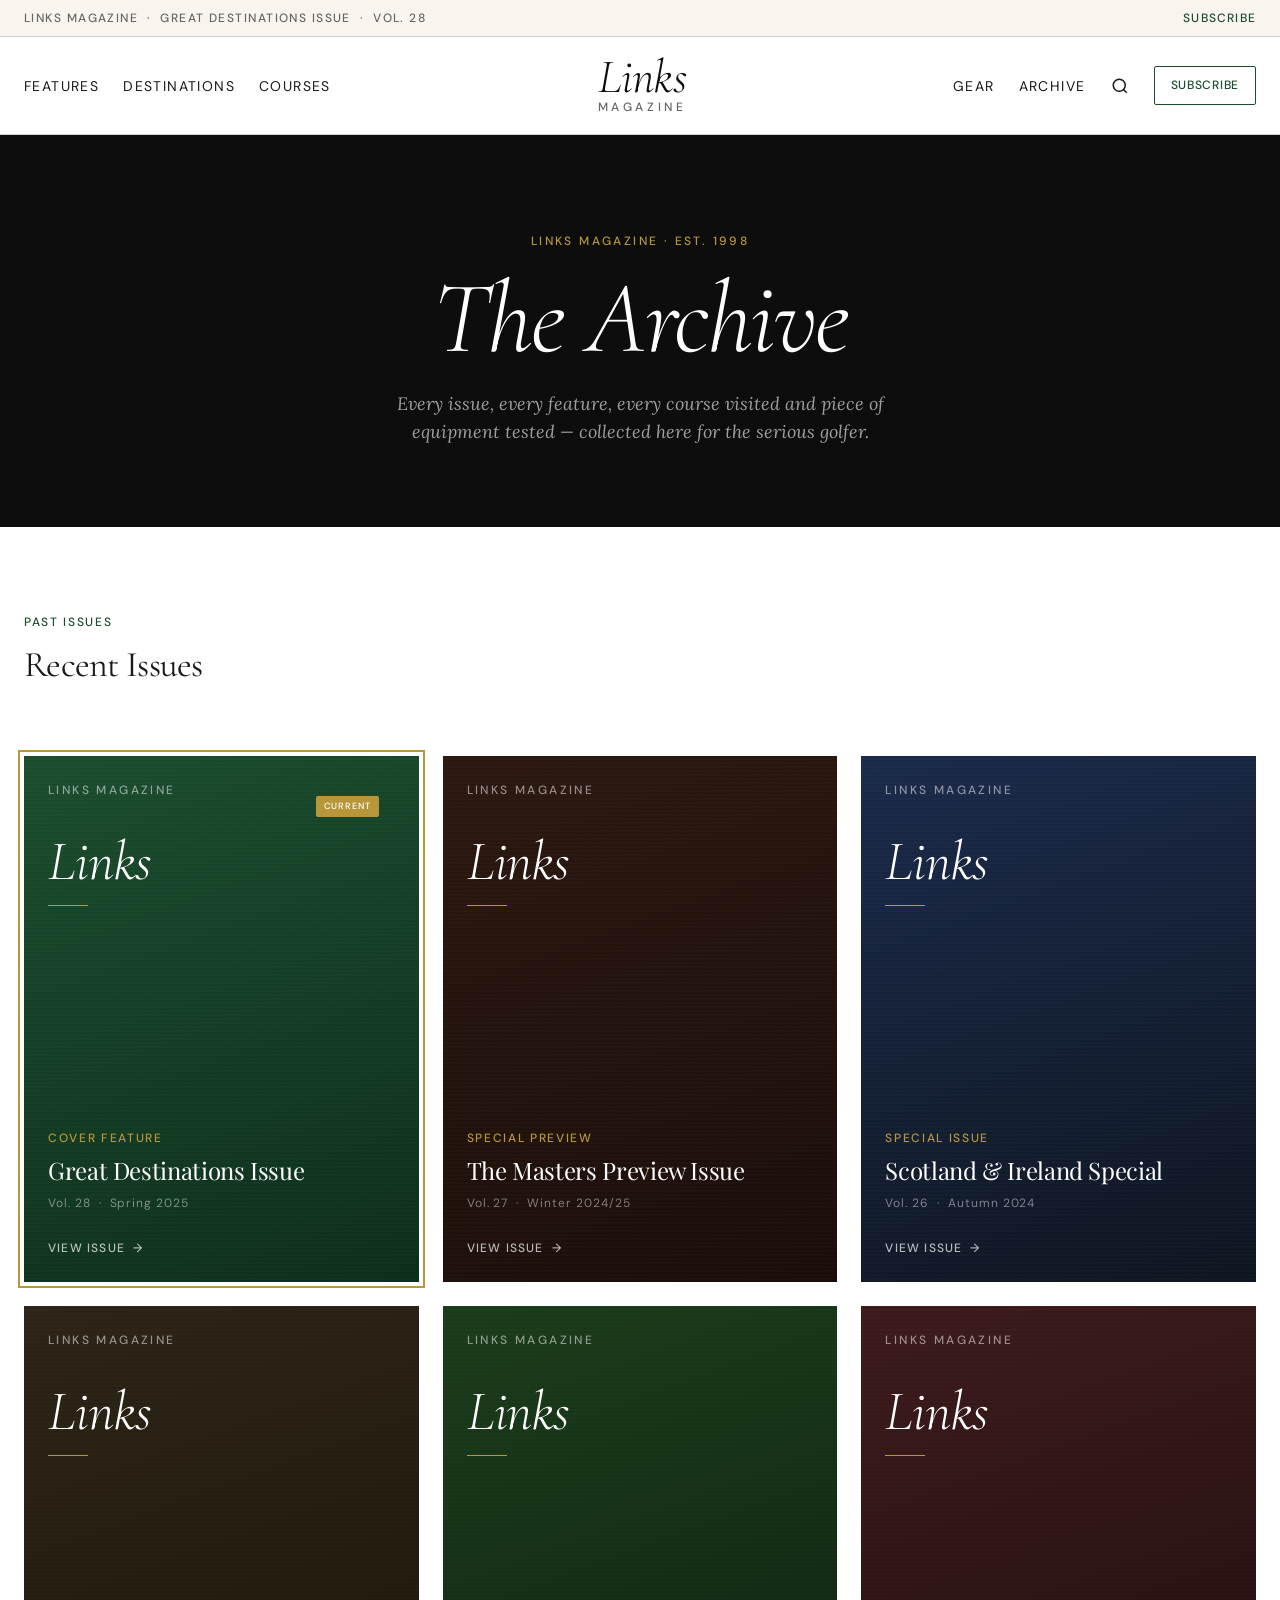
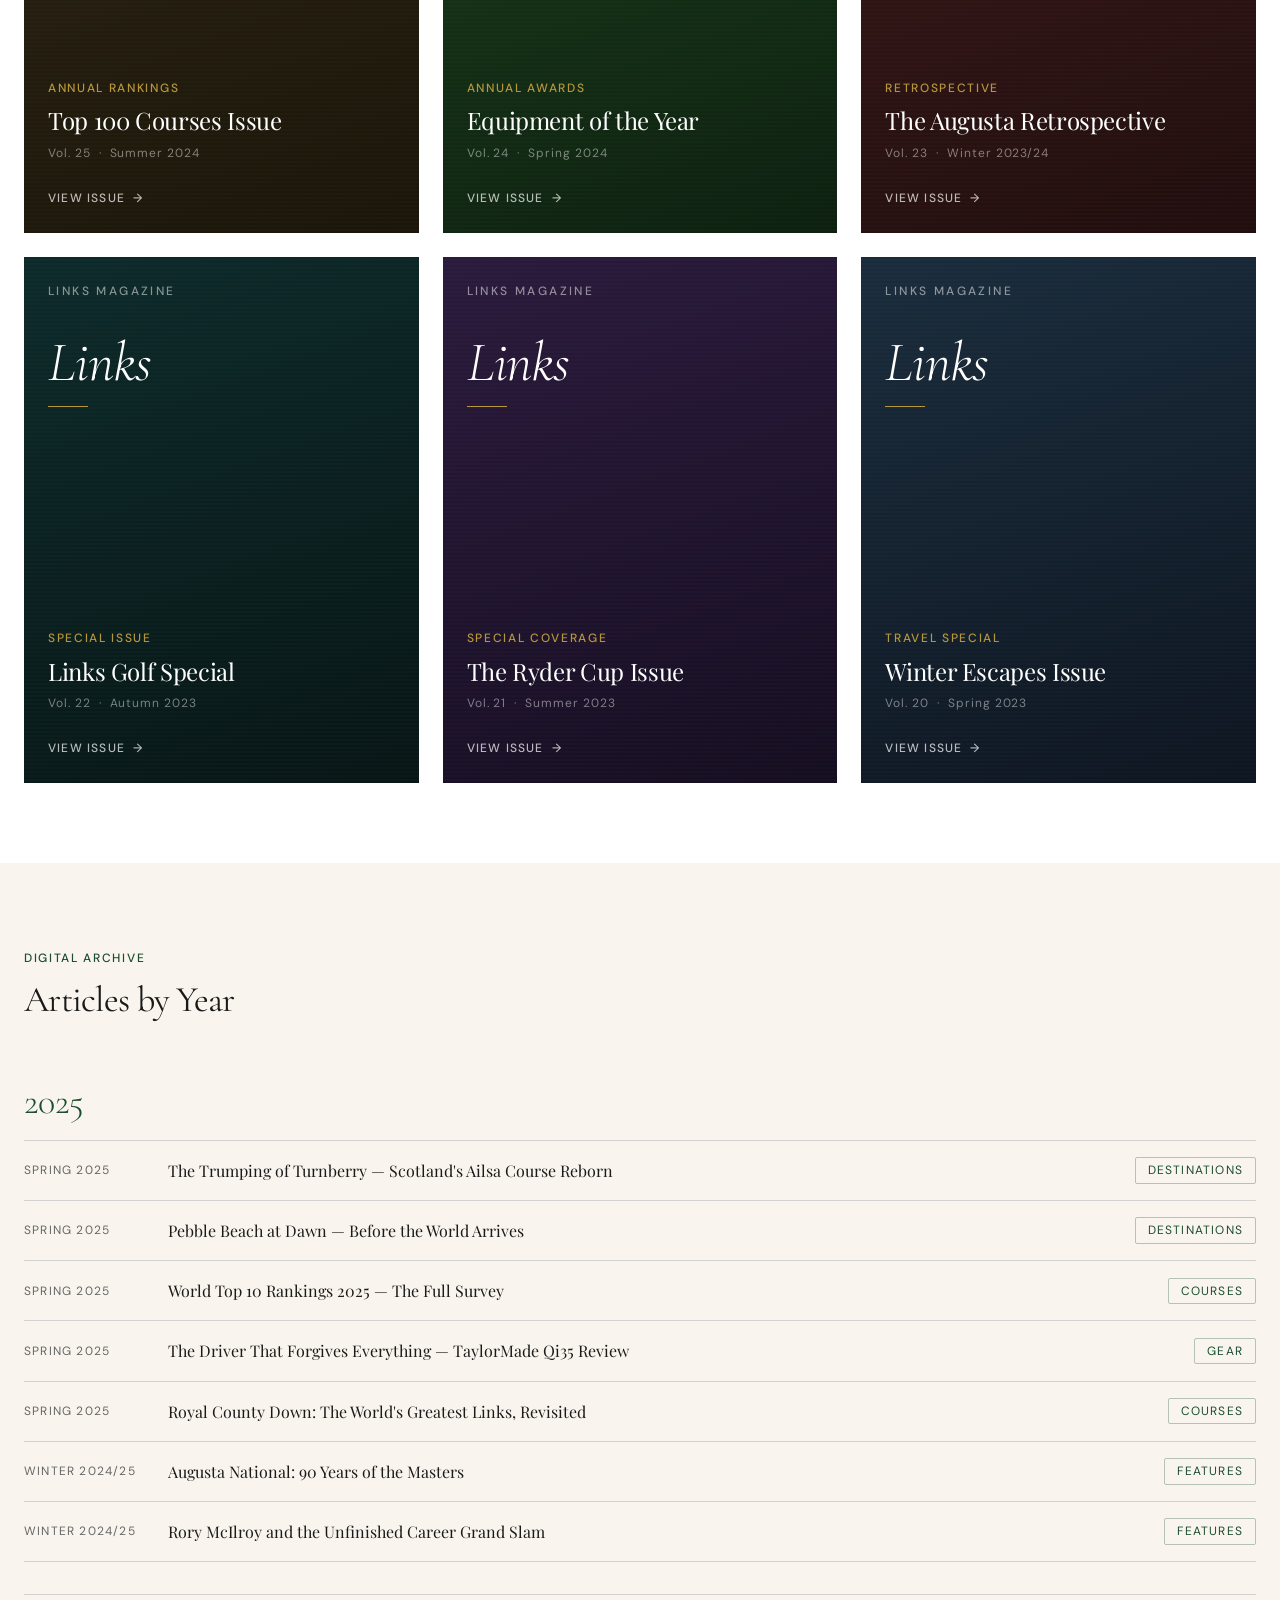
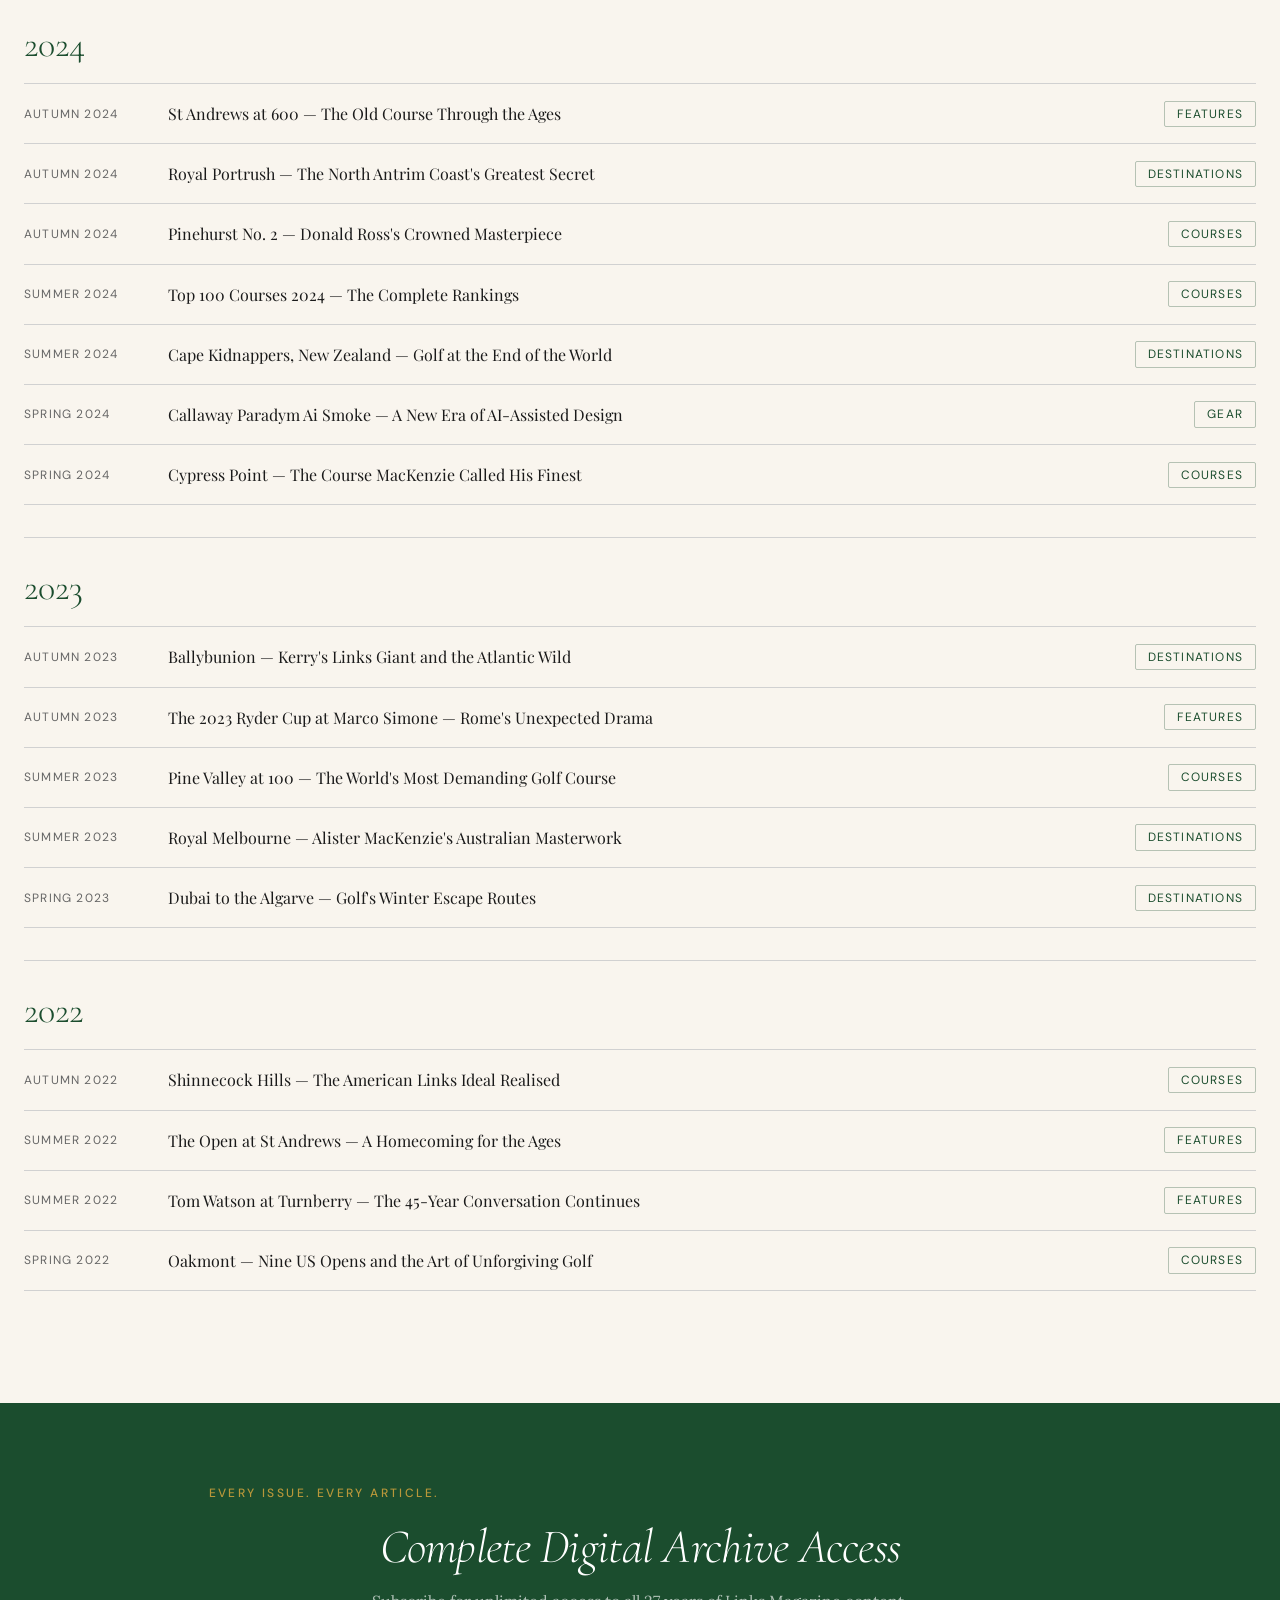
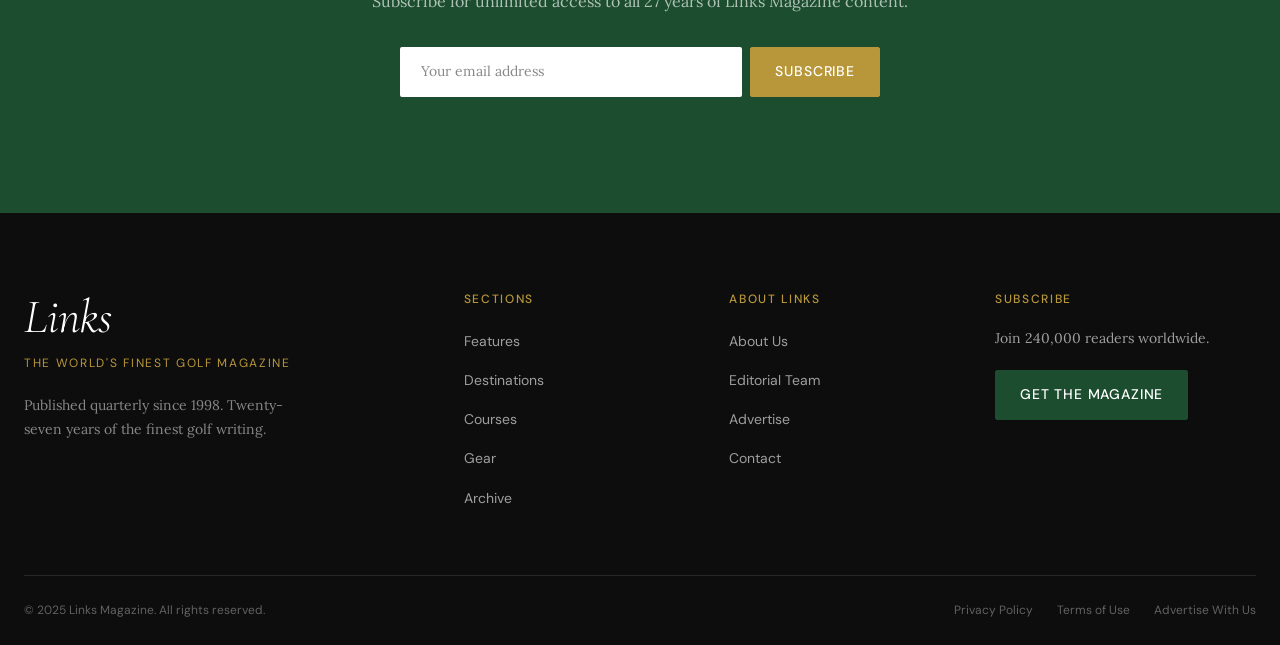
<file: archive/index.html>
<!DOCTYPE html>
<html lang="en">
<head>
  <meta charset="UTF-8">
    <link rel="icon" href="/favicon.svg" type="image/svg+xml">
  <meta name="viewport" content="width=device-width, initial-scale=1.0">
  <meta name="description" content="The Links Magazine Archive — Browse past issues from our award-winning golf publication, from the Great Destinations Issue to the Top 100 Courses special.">
  <title>The Archive — Links Magazine</title>

  <link rel="preconnect" href="https://fonts.googleapis.com">
  <link rel="preconnect" href="https://fonts.gstatic.com" crossorigin>
  <link href="https://fonts.googleapis.com/css2?family=Cormorant+Garamond:ital,wght@0,300;0,400;0,600;0,700;1,300;1,400;1,600;1,700&family=Playfair+Display:ital,wght@0,400;0,700;1,400;1,700&family=Lora:ital,wght@0,400;0,500;1,400;1,500&family=DM+Sans:wght@400;500&display=swap" rel="stylesheet">

  <link rel="stylesheet" href="../css/variables.css">
  <link rel="stylesheet" href="../css/base.css">
  <link rel="stylesheet" href="../css/components.css">
  <link rel="stylesheet" href="../css/layout.css">
  <link rel="stylesheet" href="../css/pages/archive.css">
</head>
<body>

  <!-- HEADER -->
  <header class="site-header" id="site-header">
    <div class="top-bar">
      <div class="container">
        <div class="top-bar__inner">
          <span class="top-bar__issue">Links Magazine &nbsp;·&nbsp; Great Destinations Issue &nbsp;·&nbsp; Vol. 28</span>
          <a href="/#subscribe-section" class="top-bar__subscribe">Subscribe</a>
        </div>
      </div>
    </div>
    <nav class="main-nav" aria-label="Main navigation">
      <div class="container">
        <div class="main-nav__inner">
          <ul class="nav-links nav-links--left" role="list">
            <li><a href="/article/" class="nav-link">Features</a></li>
            <li><a href="/great-destinations/" class="nav-link">Destinations</a></li>
            <li><a href="/courses/" class="nav-link">Courses</a></li>
          </ul>
          <a href="/" class="site-logo" aria-label="Links Magazine — Home">
            <span class="logo-wordmark">Links</span>
            <span class="logo-sub">Magazine</span>
          </a>
          <div class="nav-actions">
            <ul class="nav-links" role="list">
              <li><a href="/gear/" class="nav-link">Gear</a></li>
              <li><a href="/archive/" class="nav-link">Archive</a></li>
            </ul>
            <button class="nav-search-btn" aria-label="Search">
              <svg width="18" height="18" viewBox="0 0 24 24" fill="none" stroke="currentColor" stroke-width="2" aria-hidden="true"><circle cx="11" cy="11" r="8"></circle><path d="m21 21-4.35-4.35"></path></svg>
            </button>
            <a href="/#subscribe-section" class="btn btn-outline btn--nav">Subscribe</a>
          </div>
          <button class="nav-hamburger" aria-label="Open menu" aria-expanded="false" aria-controls="nav-sidebar">
            <span class="hamburger-line"></span><span class="hamburger-line"></span><span class="hamburger-line"></span>
          </button>
        </div>
      </div>
    </nav>
    <div class="nav-overlay" id="nav-overlay" aria-hidden="true"></div>
    <aside class="nav-sidebar" id="nav-sidebar" aria-label="Mobile navigation" aria-hidden="true">
      <button class="nav-sidebar__close" aria-label="Close menu"><svg width="24" height="24" viewBox="0 0 24 24" fill="none" stroke="currentColor" stroke-width="2" aria-hidden="true"><path d="M18 6 6 18M6 6l12 12"/></svg></button>
      <span class="nav-sidebar__logo">Links</span>
      <nav class="nav-sidebar__nav">
        <a href="/article/" class="sidebar-link">Features</a>
        <a href="/great-destinations/" class="sidebar-link">Destinations</a>
        <a href="/courses/" class="sidebar-link">Courses</a>
        <a href="/gear/" class="sidebar-link">Gear</a>
        <a href="/archive/" class="sidebar-link">Archive</a>
      </nav>
      <a href="/#subscribe-section" class="btn btn-primary sidebar-subscribe">Subscribe</a>
    </aside>
  </header>

  <main>

    <!-- ARCHIVE HERO -->
    <section class="archive-hero" aria-label="The Archive">
      <div class="container">
        <span class="archive-hero__eyebrow">Links Magazine · Est. 1998</span>
        <h1 class="archive-hero__title">The Archive</h1>
        <p class="archive-hero__desc">Every issue, every feature, every course visited and piece of equipment tested — collected here for the serious golfer.</p>
      </div>
    </section>

    <!-- ===== ISSUE COVERS GRID ===== -->
    <section class="section" aria-labelledby="issues-heading">
      <div class="container">
        <div class="section-header fade-in">
          <div class="section-header__text">
            <span class="section-label">Past Issues</span>
            <h2 class="section-title section-title--small" id="issues-heading">Recent Issues</h2>
          </div>
        </div>

        <div class="issues-grid stagger-children" role="list" aria-label="Links Magazine past issues">

          <!-- Issue 1 — Current -->
          <article class="issue-cover issue-cover--1 issue-cover--current" role="listitem" aria-label="Great Destinations Issue — Current">
            <div class="issue-cover__bg" aria-hidden="true"></div>
            <div class="issue-cover__texture" aria-hidden="true"></div>
            <div class="issue-cover__content">
              <span class="issue-cover__current-badge">Current</span>
              <p class="issue-cover__masthead">Links Magazine</p>
              <p class="issue-cover__logo">Links</p>
              <div class="issue-cover__ornament" aria-hidden="true"></div>
              <span class="issue-cover__feature-label">Cover Feature</span>
              <h2 class="issue-cover__feature-title">Great Destinations Issue</h2>
              <p class="issue-cover__meta">Vol. 28 &nbsp;·&nbsp; Spring 2025</p>
              <a href="/" class="issue-cover__view-link">View Issue</a>
            </div>
          </article>

          <!-- Issue 2 -->
          <article class="issue-cover issue-cover--2" role="listitem" aria-label="The Masters Preview Issue">
            <div class="issue-cover__bg" aria-hidden="true"></div>
            <div class="issue-cover__texture" aria-hidden="true"></div>
            <div class="issue-cover__content">
              <p class="issue-cover__masthead">Links Magazine</p>
              <p class="issue-cover__logo">Links</p>
              <div class="issue-cover__ornament" aria-hidden="true"></div>
              <span class="issue-cover__feature-label">Special Preview</span>
              <h2 class="issue-cover__feature-title">The Masters Preview Issue</h2>
              <p class="issue-cover__meta">Vol. 27 &nbsp;·&nbsp; Winter 2024/25</p>
              <a href="#" class="issue-cover__view-link">View Issue</a>
            </div>
          </article>

          <!-- Issue 3 -->
          <article class="issue-cover issue-cover--3" role="listitem" aria-label="Scotland and Ireland Special">
            <div class="issue-cover__bg" aria-hidden="true"></div>
            <div class="issue-cover__texture" aria-hidden="true"></div>
            <div class="issue-cover__content">
              <p class="issue-cover__masthead">Links Magazine</p>
              <p class="issue-cover__logo">Links</p>
              <div class="issue-cover__ornament" aria-hidden="true"></div>
              <span class="issue-cover__feature-label">Special Issue</span>
              <h2 class="issue-cover__feature-title">Scotland &amp; Ireland Special</h2>
              <p class="issue-cover__meta">Vol. 26 &nbsp;·&nbsp; Autumn 2024</p>
              <a href="#" class="issue-cover__view-link">View Issue</a>
            </div>
          </article>

          <!-- Issue 4 -->
          <article class="issue-cover issue-cover--4" role="listitem" aria-label="Top 100 Courses Issue">
            <div class="issue-cover__bg" aria-hidden="true"></div>
            <div class="issue-cover__texture" aria-hidden="true"></div>
            <div class="issue-cover__content">
              <p class="issue-cover__masthead">Links Magazine</p>
              <p class="issue-cover__logo">Links</p>
              <div class="issue-cover__ornament" aria-hidden="true"></div>
              <span class="issue-cover__feature-label">Annual Rankings</span>
              <h2 class="issue-cover__feature-title">Top 100 Courses Issue</h2>
              <p class="issue-cover__meta">Vol. 25 &nbsp;·&nbsp; Summer 2024</p>
              <a href="#" class="issue-cover__view-link">View Issue</a>
            </div>
          </article>

          <!-- Issue 5 -->
          <article class="issue-cover issue-cover--5" role="listitem" aria-label="Equipment of the Year">
            <div class="issue-cover__bg" aria-hidden="true"></div>
            <div class="issue-cover__texture" aria-hidden="true"></div>
            <div class="issue-cover__content">
              <p class="issue-cover__masthead">Links Magazine</p>
              <p class="issue-cover__logo">Links</p>
              <div class="issue-cover__ornament" aria-hidden="true"></div>
              <span class="issue-cover__feature-label">Annual Awards</span>
              <h2 class="issue-cover__feature-title">Equipment of the Year</h2>
              <p class="issue-cover__meta">Vol. 24 &nbsp;·&nbsp; Spring 2024</p>
              <a href="#" class="issue-cover__view-link">View Issue</a>
            </div>
          </article>

          <!-- Issue 6 -->
          <article class="issue-cover issue-cover--6" role="listitem" aria-label="The Augusta Retrospective">
            <div class="issue-cover__bg" aria-hidden="true"></div>
            <div class="issue-cover__texture" aria-hidden="true"></div>
            <div class="issue-cover__content">
              <p class="issue-cover__masthead">Links Magazine</p>
              <p class="issue-cover__logo">Links</p>
              <div class="issue-cover__ornament" aria-hidden="true"></div>
              <span class="issue-cover__feature-label">Retrospective</span>
              <h2 class="issue-cover__feature-title">The Augusta Retrospective</h2>
              <p class="issue-cover__meta">Vol. 23 &nbsp;·&nbsp; Winter 2023/24</p>
              <a href="#" class="issue-cover__view-link">View Issue</a>
            </div>
          </article>

          <!-- Issue 7 -->
          <article class="issue-cover issue-cover--7" role="listitem" aria-label="Links Golf Special">
            <div class="issue-cover__bg" aria-hidden="true"></div>
            <div class="issue-cover__texture" aria-hidden="true"></div>
            <div class="issue-cover__content">
              <p class="issue-cover__masthead">Links Magazine</p>
              <p class="issue-cover__logo">Links</p>
              <div class="issue-cover__ornament" aria-hidden="true"></div>
              <span class="issue-cover__feature-label">Special Issue</span>
              <h2 class="issue-cover__feature-title">Links Golf Special</h2>
              <p class="issue-cover__meta">Vol. 22 &nbsp;·&nbsp; Autumn 2023</p>
              <a href="#" class="issue-cover__view-link">View Issue</a>
            </div>
          </article>

          <!-- Issue 8 -->
          <article class="issue-cover issue-cover--8" role="listitem" aria-label="The Ryder Cup Issue">
            <div class="issue-cover__bg" aria-hidden="true"></div>
            <div class="issue-cover__texture" aria-hidden="true"></div>
            <div class="issue-cover__content">
              <p class="issue-cover__masthead">Links Magazine</p>
              <p class="issue-cover__logo">Links</p>
              <div class="issue-cover__ornament" aria-hidden="true"></div>
              <span class="issue-cover__feature-label">Special Coverage</span>
              <h2 class="issue-cover__feature-title">The Ryder Cup Issue</h2>
              <p class="issue-cover__meta">Vol. 21 &nbsp;·&nbsp; Summer 2023</p>
              <a href="#" class="issue-cover__view-link">View Issue</a>
            </div>
          </article>

          <!-- Issue 9 -->
          <article class="issue-cover issue-cover--9" role="listitem" aria-label="Winter Escapes Issue">
            <div class="issue-cover__bg" aria-hidden="true"></div>
            <div class="issue-cover__texture" aria-hidden="true"></div>
            <div class="issue-cover__content">
              <p class="issue-cover__masthead">Links Magazine</p>
              <p class="issue-cover__logo">Links</p>
              <div class="issue-cover__ornament" aria-hidden="true"></div>
              <span class="issue-cover__feature-label">Travel Special</span>
              <h2 class="issue-cover__feature-title">Winter Escapes Issue</h2>
              <p class="issue-cover__meta">Vol. 20 &nbsp;·&nbsp; Spring 2023</p>
              <a href="#" class="issue-cover__view-link">View Issue</a>
            </div>
          </article>

        </div>
      </div>
    </section>

    <!-- ===== DIGITAL ARCHIVE ===== -->
    <section class="section digital-archive-section" aria-labelledby="digital-archive-heading">
      <div class="container">
        <div class="section-header fade-in">
          <div class="section-header__text">
            <span class="section-label">Digital Archive</span>
            <h2 class="section-title section-title--small" id="digital-archive-heading">Articles by Year</h2>
          </div>
        </div>

        <!-- 2025 -->
        <div class="archive-year-group fade-in">
          <h3 class="archive-year-label">2025</h3>
          <div class="archive-article-list">
            <a href="/article/" class="archive-article-item">
              <span class="archive-article-date">Spring 2025</span>
              <span class="archive-article-title">The Trumping of Turnberry — Scotland's Ailsa Course Reborn</span>
              <span class="archive-article-section">Destinations</span>
            </a>
            <a href="/great-destinations/" class="archive-article-item">
              <span class="archive-article-date">Spring 2025</span>
              <span class="archive-article-title">Pebble Beach at Dawn — Before the World Arrives</span>
              <span class="archive-article-section">Destinations</span>
            </a>
            <a href="/courses/" class="archive-article-item">
              <span class="archive-article-date">Spring 2025</span>
              <span class="archive-article-title">World Top 10 Rankings 2025 — The Full Survey</span>
              <span class="archive-article-section">Courses</span>
            </a>
            <a href="/gear/" class="archive-article-item">
              <span class="archive-article-date">Spring 2025</span>
              <span class="archive-article-title">The Driver That Forgives Everything — TaylorMade Qi35 Review</span>
              <span class="archive-article-section">Gear</span>
            </a>
            <a href="/courses/" class="archive-article-item">
              <span class="archive-article-date">Spring 2025</span>
              <span class="archive-article-title">Royal County Down: The World's Greatest Links, Revisited</span>
              <span class="archive-article-section">Courses</span>
            </a>
            <a href="#" class="archive-article-item">
              <span class="archive-article-date">Winter 2024/25</span>
              <span class="archive-article-title">Augusta National: 90 Years of the Masters</span>
              <span class="archive-article-section">Features</span>
            </a>
            <a href="#" class="archive-article-item">
              <span class="archive-article-date">Winter 2024/25</span>
              <span class="archive-article-title">Rory McIlroy and the Unfinished Career Grand Slam</span>
              <span class="archive-article-section">Features</span>
            </a>
          </div>
        </div>

        <!-- 2024 -->
        <div class="archive-year-group fade-in">
          <h3 class="archive-year-label">2024</h3>
          <div class="archive-article-list">
            <a href="#" class="archive-article-item">
              <span class="archive-article-date">Autumn 2024</span>
              <span class="archive-article-title">St Andrews at 600 — The Old Course Through the Ages</span>
              <span class="archive-article-section">Features</span>
            </a>
            <a href="#" class="archive-article-item">
              <span class="archive-article-date">Autumn 2024</span>
              <span class="archive-article-title">Royal Portrush — The North Antrim Coast's Greatest Secret</span>
              <span class="archive-article-section">Destinations</span>
            </a>
            <a href="#" class="archive-article-item">
              <span class="archive-article-date">Autumn 2024</span>
              <span class="archive-article-title">Pinehurst No. 2 — Donald Ross's Crowned Masterpiece</span>
              <span class="archive-article-section">Courses</span>
            </a>
            <a href="#" class="archive-article-item">
              <span class="archive-article-date">Summer 2024</span>
              <span class="archive-article-title">Top 100 Courses 2024 — The Complete Rankings</span>
              <span class="archive-article-section">Courses</span>
            </a>
            <a href="#" class="archive-article-item">
              <span class="archive-article-date">Summer 2024</span>
              <span class="archive-article-title">Cape Kidnappers, New Zealand — Golf at the End of the World</span>
              <span class="archive-article-section">Destinations</span>
            </a>
            <a href="#" class="archive-article-item">
              <span class="archive-article-date">Spring 2024</span>
              <span class="archive-article-title">Callaway Paradym Ai Smoke — A New Era of AI-Assisted Design</span>
              <span class="archive-article-section">Gear</span>
            </a>
            <a href="#" class="archive-article-item">
              <span class="archive-article-date">Spring 2024</span>
              <span class="archive-article-title">Cypress Point — The Course MacKenzie Called His Finest</span>
              <span class="archive-article-section">Courses</span>
            </a>
          </div>
        </div>

        <!-- 2023 -->
        <div class="archive-year-group fade-in">
          <h3 class="archive-year-label">2023</h3>
          <div class="archive-article-list">
            <a href="#" class="archive-article-item">
              <span class="archive-article-date">Autumn 2023</span>
              <span class="archive-article-title">Ballybunion — Kerry's Links Giant and the Atlantic Wild</span>
              <span class="archive-article-section">Destinations</span>
            </a>
            <a href="#" class="archive-article-item">
              <span class="archive-article-date">Autumn 2023</span>
              <span class="archive-article-title">The 2023 Ryder Cup at Marco Simone — Rome's Unexpected Drama</span>
              <span class="archive-article-section">Features</span>
            </a>
            <a href="#" class="archive-article-item">
              <span class="archive-article-date">Summer 2023</span>
              <span class="archive-article-title">Pine Valley at 100 — The World's Most Demanding Golf Course</span>
              <span class="archive-article-section">Courses</span>
            </a>
            <a href="#" class="archive-article-item">
              <span class="archive-article-date">Summer 2023</span>
              <span class="archive-article-title">Royal Melbourne — Alister MacKenzie's Australian Masterwork</span>
              <span class="archive-article-section">Destinations</span>
            </a>
            <a href="#" class="archive-article-item">
              <span class="archive-article-date">Spring 2023</span>
              <span class="archive-article-title">Dubai to the Algarve — Golf's Winter Escape Routes</span>
              <span class="archive-article-section">Destinations</span>
            </a>
          </div>
        </div>

        <!-- 2022 -->
        <div class="archive-year-group fade-in">
          <h3 class="archive-year-label">2022</h3>
          <div class="archive-article-list">
            <a href="#" class="archive-article-item">
              <span class="archive-article-date">Autumn 2022</span>
              <span class="archive-article-title">Shinnecock Hills — The American Links Ideal Realised</span>
              <span class="archive-article-section">Courses</span>
            </a>
            <a href="#" class="archive-article-item">
              <span class="archive-article-date">Summer 2022</span>
              <span class="archive-article-title">The Open at St Andrews — A Homecoming for the Ages</span>
              <span class="archive-article-section">Features</span>
            </a>
            <a href="#" class="archive-article-item">
              <span class="archive-article-date">Summer 2022</span>
              <span class="archive-article-title">Tom Watson at Turnberry — The 45-Year Conversation Continues</span>
              <span class="archive-article-section">Features</span>
            </a>
            <a href="#" class="archive-article-item">
              <span class="archive-article-date">Spring 2022</span>
              <span class="archive-article-title">Oakmont — Nine US Opens and the Art of Unforgiving Golf</span>
              <span class="archive-article-section">Courses</span>
            </a>
          </div>
        </div>

      </div>
    </section>

    <!-- Subscribe CTA -->
    <section class="section section-green" id="subscribe-section" aria-labelledby="subscribe-heading-archive">
      <div class="container" style="text-align:center;">
        <p style="font-family:var(--font-ui);font-size:var(--text-xs);font-weight:500;text-transform:uppercase;letter-spacing:0.2em;color:var(--color-gold);margin-bottom:var(--space-4);">Every Issue. Every Article.</p>
        <h2 style="font-family:var(--font-display);font-size:clamp(var(--text-3xl),5vw,var(--text-5xl));font-weight:300;font-style:italic;color:var(--color-white);margin-bottom:var(--space-3);" id="subscribe-heading-archive">Complete Digital Archive Access</h2>
        <p style="font-family:var(--font-body);font-size:var(--text-base);color:rgba(255,255,255,0.65);margin-bottom:var(--space-8);max-width:none;">Subscribe for unlimited access to all 27 years of Links Magazine content.</p>
        <form class="subscribe-form" novalidate aria-label="Subscribe to Links Magazine">
          <div class="subscribe-form__inner">
            <label for="subscribe-email-archive" class="sr-only">Email address</label>
            <input type="email" id="subscribe-email-archive" name="email" placeholder="Your email address" class="subscribe-form__input" autocomplete="email" required>
            <button type="submit" class="btn btn-gold subscribe-form__btn">Subscribe</button>
          </div>
          <div class="subscribe-form__feedback" role="status" aria-live="polite"></div>
        </form>
      </div>
    </section>

  </main>

  <!-- FOOTER -->
  <footer class="site-footer" aria-label="Site footer">
    <div class="container">
      <div class="footer-grid">
        <div class="footer-col footer-col--brand">
          <a href="/" class="footer-logo" aria-label="Links Magazine — Home">Links</a>
          <p class="footer-tagline">The World's Finest Golf Magazine</p>
          <p class="footer-desc">Published quarterly since 1998. Twenty-seven years of the finest golf writing.</p>
        </div>
        <div class="footer-col">
          <h3 class="footer-heading">Sections</h3>
          <ul class="footer-links" role="list">
            <li><a href="/article/">Features</a></li>
            <li><a href="/great-destinations/">Destinations</a></li>
            <li><a href="/courses/">Courses</a></li>
            <li><a href="/gear/">Gear</a></li>
            <li><a href="/archive/">Archive</a></li>
          </ul>
        </div>
        <div class="footer-col">
          <h3 class="footer-heading">About Links</h3>
          <ul class="footer-links" role="list">
            <li><a href="#">About Us</a></li>
            <li><a href="#">Editorial Team</a></li>
            <li><a href="#">Advertise</a></li>
            <li><a href="#">Contact</a></li>
          </ul>
        </div>
        <div class="footer-col">
          <h3 class="footer-heading">Subscribe</h3>
          <p class="footer-subscribe-text">Join 240,000 readers worldwide.</p>
          <a href="/#subscribe-section" class="btn btn-primary footer-subscribe-btn">Get the Magazine</a>
        </div>
      </div>
      <div class="footer-bottom">
        <p>&copy; 2025 Links Magazine. All rights reserved.</p>
        <nav class="footer-legal" aria-label="Legal links">
          <a href="#">Privacy Policy</a><a href="#">Terms of Use</a><a href="#">Advertise With Us</a>
        </nav>
      </div>
    </div>
  </footer>

  <script src="../js/main.js"></script>
  <script src="../js/magazine.js"></script>
  <script src="../js/subscribe.js"></script>

</body>
</html>
</file>
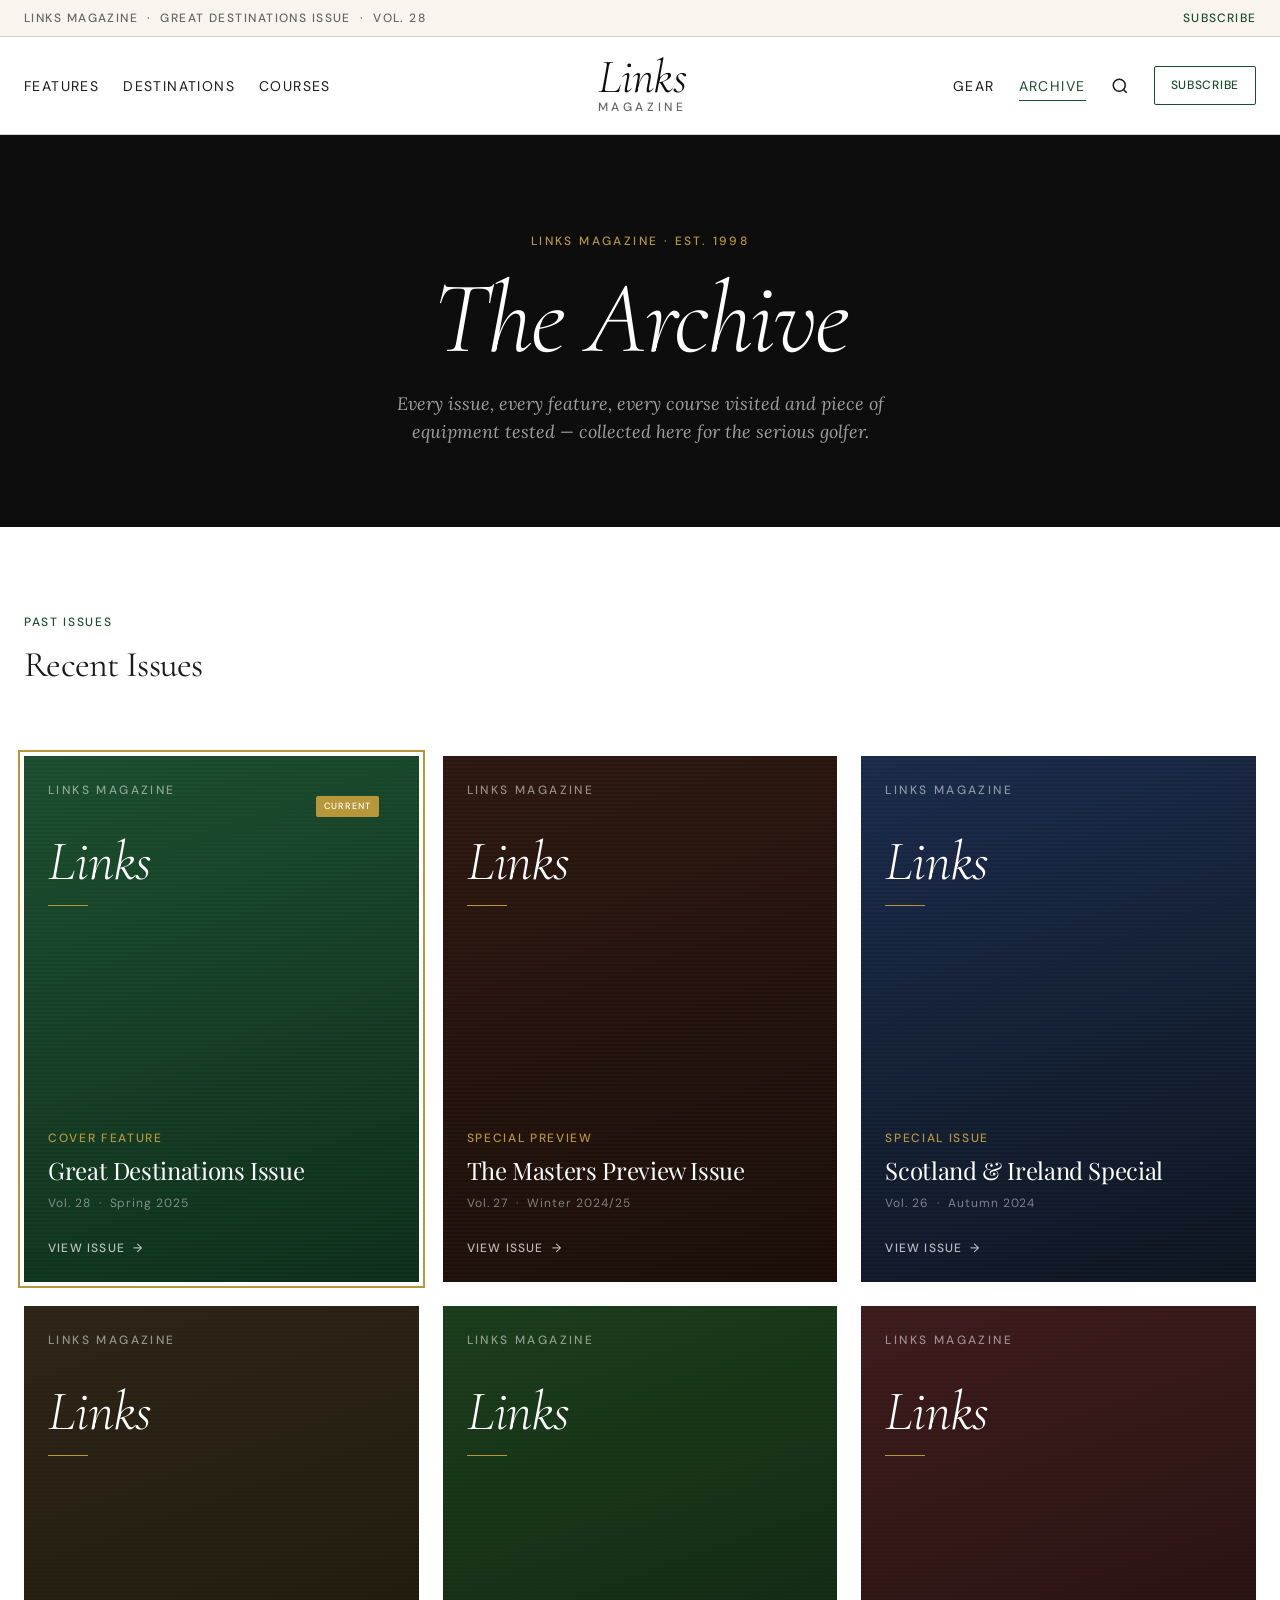
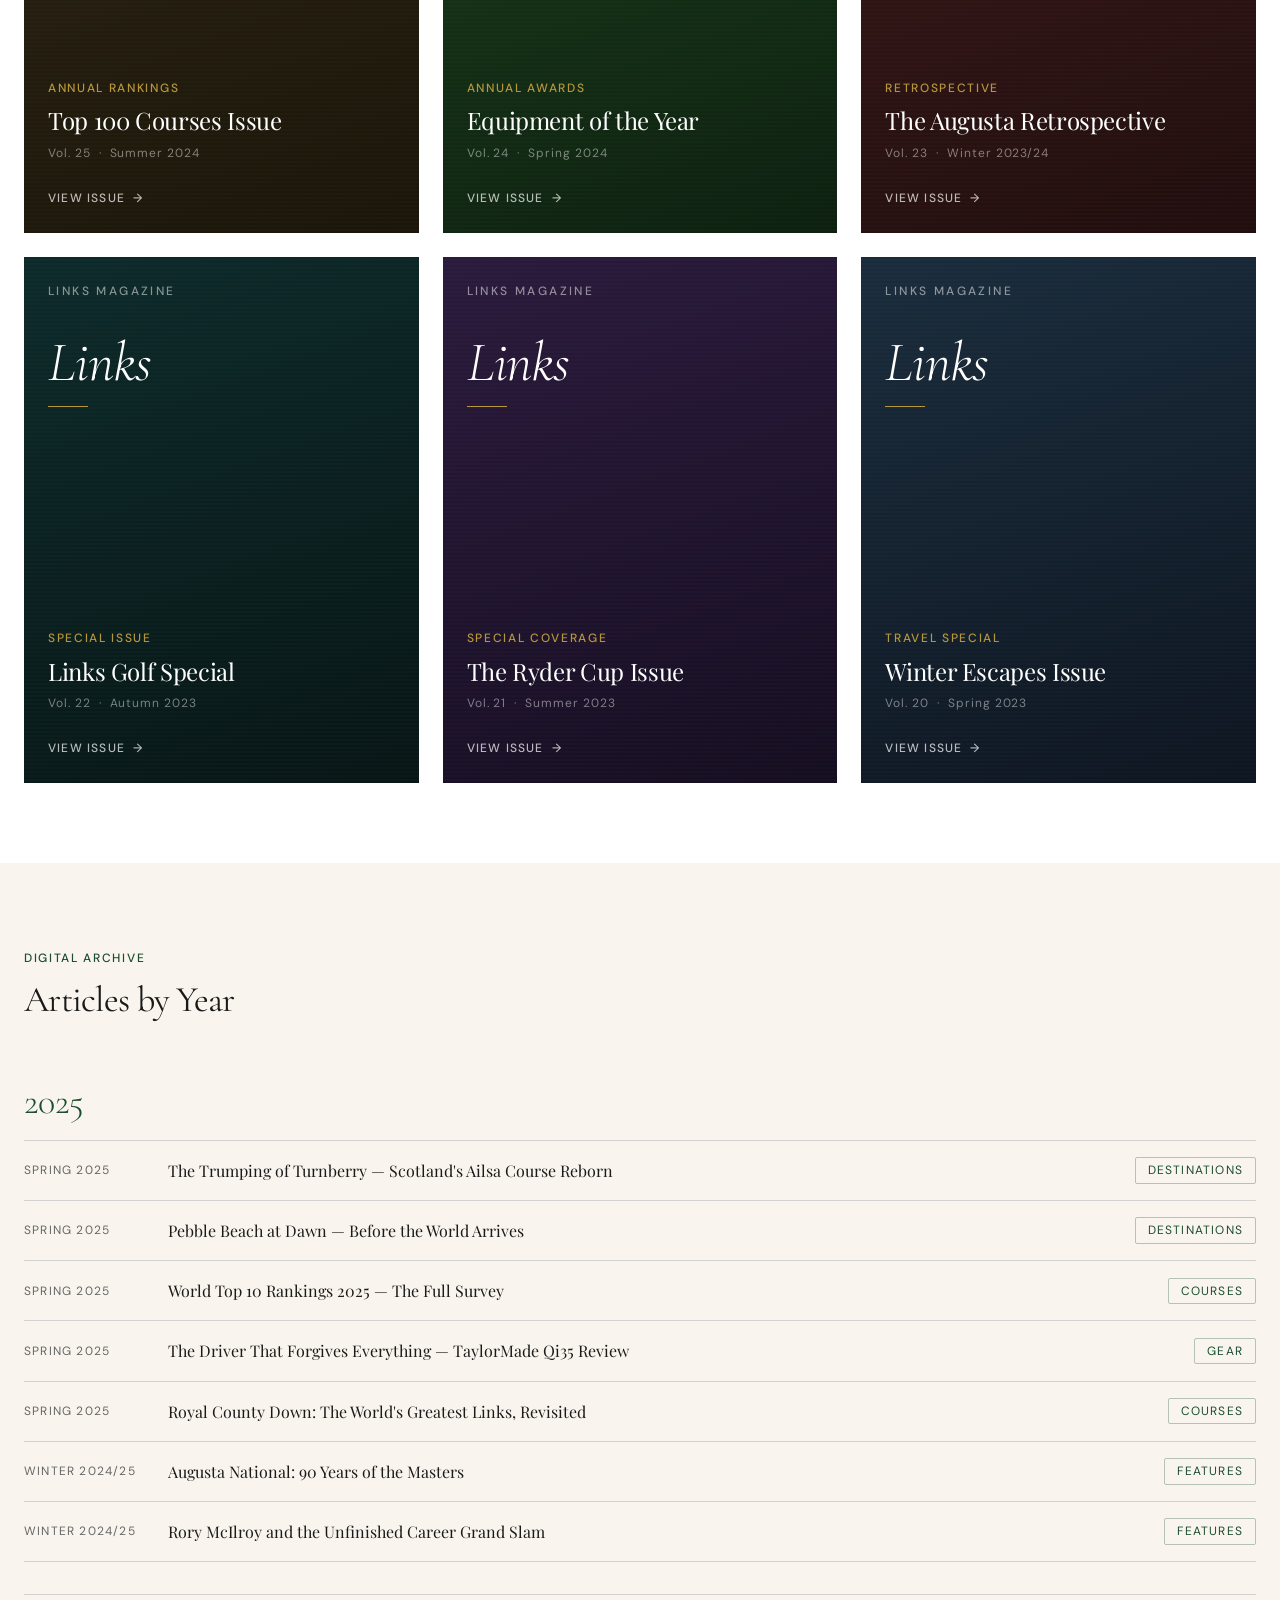
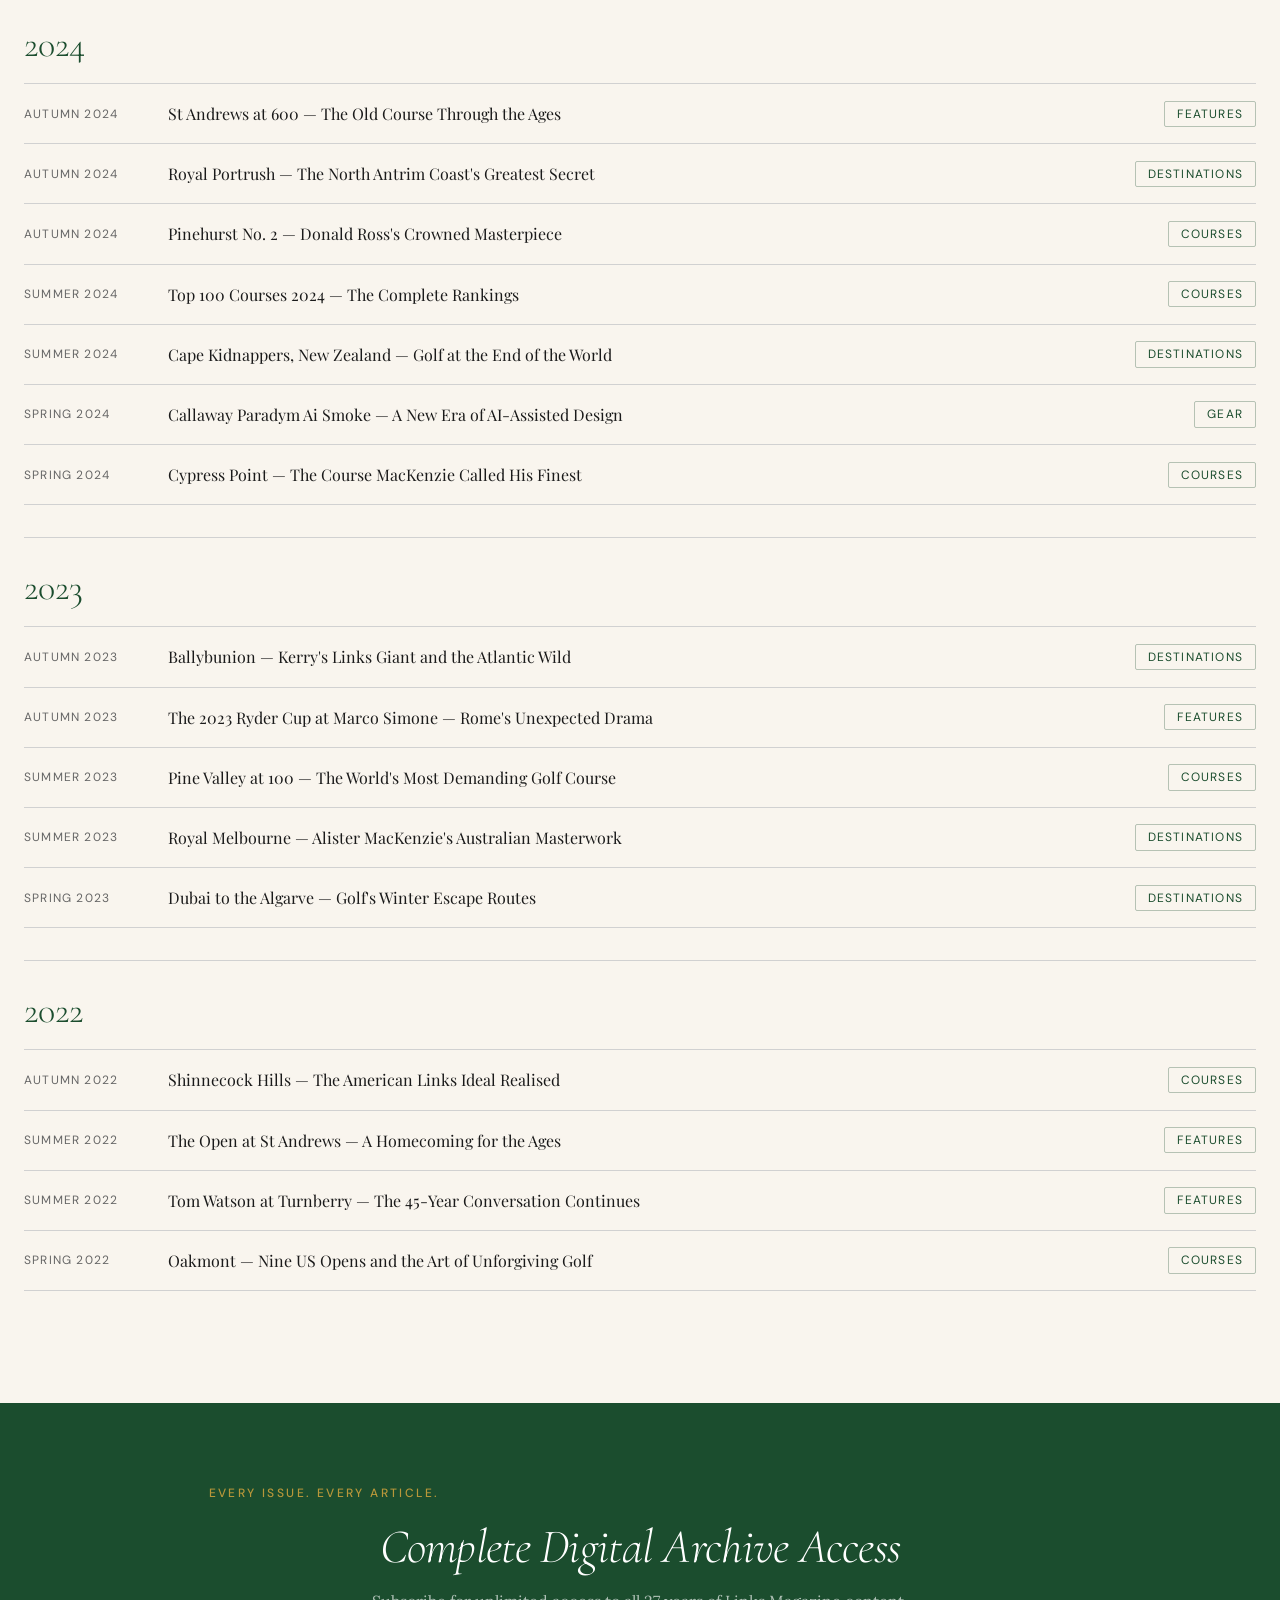
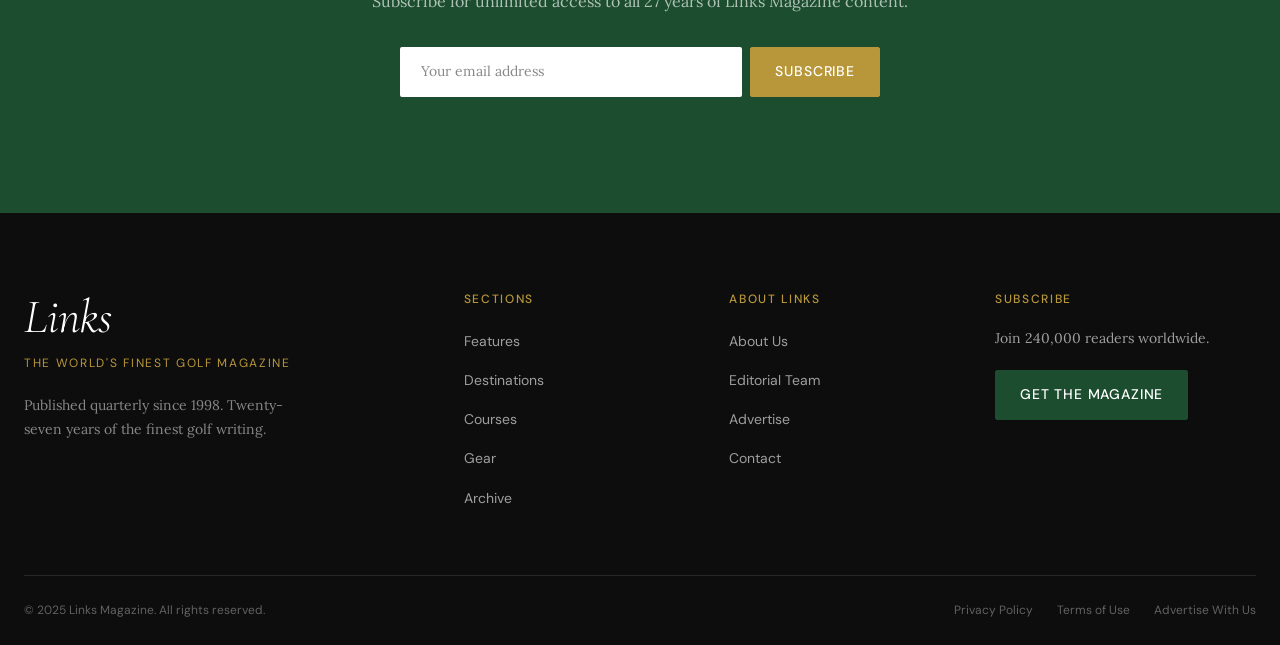
<file: pages/archive.html>
<!DOCTYPE html>
<html lang="en">
<head>
  <meta charset="UTF-8">
  <meta name="viewport" content="width=device-width, initial-scale=1.0">
  <meta name="description" content="The Links Magazine Archive — Browse past issues from our award-winning golf publication, from the Great Destinations Issue to the Top 100 Courses special.">
  <title>The Archive — Links Magazine</title>

  <link rel="preconnect" href="https://fonts.googleapis.com">
  <link rel="preconnect" href="https://fonts.gstatic.com" crossorigin>
  <link href="https://fonts.googleapis.com/css2?family=Cormorant+Garamond:ital,wght@0,300;0,400;0,600;0,700;1,300;1,400;1,600;1,700&family=Playfair+Display:ital,wght@0,400;0,700;1,400;1,700&family=Lora:ital,wght@0,400;0,500;1,400;1,500&family=DM+Sans:wght@400;500&display=swap" rel="stylesheet">

  <link rel="stylesheet" href="../css/variables.css">
  <link rel="stylesheet" href="../css/base.css">
  <link rel="stylesheet" href="../css/components.css">
  <link rel="stylesheet" href="../css/layout.css">
  <link rel="stylesheet" href="../css/pages/archive.css">
</head>
<body>

  <!-- HEADER -->
  <header class="site-header" id="site-header">
    <div class="top-bar">
      <div class="container">
        <div class="top-bar__inner">
          <span class="top-bar__issue">Links Magazine &nbsp;·&nbsp; Great Destinations Issue &nbsp;·&nbsp; Vol. 28</span>
          <a href="../index.html#subscribe-section" class="top-bar__subscribe">Subscribe</a>
        </div>
      </div>
    </div>
    <nav class="main-nav" aria-label="Main navigation">
      <div class="container">
        <div class="main-nav__inner">
          <ul class="nav-links nav-links--left" role="list">
            <li><a href="article.html" class="nav-link">Features</a></li>
            <li><a href="destinations.html" class="nav-link">Destinations</a></li>
            <li><a href="courses.html" class="nav-link">Courses</a></li>
          </ul>
          <a href="../index.html" class="site-logo" aria-label="Links Magazine — Home">
            <span class="logo-wordmark">Links</span>
            <span class="logo-sub">Magazine</span>
          </a>
          <div class="nav-actions">
            <ul class="nav-links" role="list">
              <li><a href="gear.html" class="nav-link">Gear</a></li>
              <li><a href="archive.html" class="nav-link">Archive</a></li>
            </ul>
            <button class="nav-search-btn" aria-label="Search">
              <svg width="18" height="18" viewBox="0 0 24 24" fill="none" stroke="currentColor" stroke-width="2" aria-hidden="true"><circle cx="11" cy="11" r="8"></circle><path d="m21 21-4.35-4.35"></path></svg>
            </button>
            <a href="../index.html#subscribe-section" class="btn btn-outline btn--nav">Subscribe</a>
          </div>
          <button class="nav-hamburger" aria-label="Open menu" aria-expanded="false" aria-controls="nav-sidebar">
            <span class="hamburger-line"></span><span class="hamburger-line"></span><span class="hamburger-line"></span>
          </button>
        </div>
      </div>
    </nav>
    <div class="nav-overlay" id="nav-overlay" aria-hidden="true"></div>
    <aside class="nav-sidebar" id="nav-sidebar" aria-label="Mobile navigation" aria-hidden="true">
      <button class="nav-sidebar__close" aria-label="Close menu"><svg width="24" height="24" viewBox="0 0 24 24" fill="none" stroke="currentColor" stroke-width="2" aria-hidden="true"><path d="M18 6 6 18M6 6l12 12"/></svg></button>
      <span class="nav-sidebar__logo">Links</span>
      <nav class="nav-sidebar__nav">
        <a href="article.html" class="sidebar-link">Features</a>
        <a href="destinations.html" class="sidebar-link">Destinations</a>
        <a href="courses.html" class="sidebar-link">Courses</a>
        <a href="gear.html" class="sidebar-link">Gear</a>
        <a href="archive.html" class="sidebar-link">Archive</a>
      </nav>
      <a href="../index.html#subscribe-section" class="btn btn-primary sidebar-subscribe">Subscribe</a>
    </aside>
  </header>

  <main>

    <!-- ARCHIVE HERO -->
    <section class="archive-hero" aria-label="The Archive">
      <div class="container">
        <span class="archive-hero__eyebrow">Links Magazine · Est. 1998</span>
        <h1 class="archive-hero__title">The Archive</h1>
        <p class="archive-hero__desc">Every issue, every feature, every course visited and piece of equipment tested — collected here for the serious golfer.</p>
      </div>
    </section>

    <!-- ===== ISSUE COVERS GRID ===== -->
    <section class="section" aria-labelledby="issues-heading">
      <div class="container">
        <div class="section-header fade-in">
          <div class="section-header__text">
            <span class="section-label">Past Issues</span>
            <h2 class="section-title section-title--small" id="issues-heading">Recent Issues</h2>
          </div>
        </div>

        <div class="issues-grid stagger-children" role="list" aria-label="Links Magazine past issues">

          <!-- Issue 1 — Current -->
          <article class="issue-cover issue-cover--1 issue-cover--current" role="listitem" aria-label="Great Destinations Issue — Current">
            <div class="issue-cover__bg" aria-hidden="true"></div>
            <div class="issue-cover__texture" aria-hidden="true"></div>
            <div class="issue-cover__content">
              <span class="issue-cover__current-badge">Current</span>
              <p class="issue-cover__masthead">Links Magazine</p>
              <p class="issue-cover__logo">Links</p>
              <div class="issue-cover__ornament" aria-hidden="true"></div>
              <span class="issue-cover__feature-label">Cover Feature</span>
              <h2 class="issue-cover__feature-title">Great Destinations Issue</h2>
              <p class="issue-cover__meta">Vol. 28 &nbsp;·&nbsp; Spring 2025</p>
              <a href="../index.html" class="issue-cover__view-link">View Issue</a>
            </div>
          </article>

          <!-- Issue 2 -->
          <article class="issue-cover issue-cover--2" role="listitem" aria-label="The Masters Preview Issue">
            <div class="issue-cover__bg" aria-hidden="true"></div>
            <div class="issue-cover__texture" aria-hidden="true"></div>
            <div class="issue-cover__content">
              <p class="issue-cover__masthead">Links Magazine</p>
              <p class="issue-cover__logo">Links</p>
              <div class="issue-cover__ornament" aria-hidden="true"></div>
              <span class="issue-cover__feature-label">Special Preview</span>
              <h2 class="issue-cover__feature-title">The Masters Preview Issue</h2>
              <p class="issue-cover__meta">Vol. 27 &nbsp;·&nbsp; Winter 2024/25</p>
              <a href="#" class="issue-cover__view-link">View Issue</a>
            </div>
          </article>

          <!-- Issue 3 -->
          <article class="issue-cover issue-cover--3" role="listitem" aria-label="Scotland and Ireland Special">
            <div class="issue-cover__bg" aria-hidden="true"></div>
            <div class="issue-cover__texture" aria-hidden="true"></div>
            <div class="issue-cover__content">
              <p class="issue-cover__masthead">Links Magazine</p>
              <p class="issue-cover__logo">Links</p>
              <div class="issue-cover__ornament" aria-hidden="true"></div>
              <span class="issue-cover__feature-label">Special Issue</span>
              <h2 class="issue-cover__feature-title">Scotland &amp; Ireland Special</h2>
              <p class="issue-cover__meta">Vol. 26 &nbsp;·&nbsp; Autumn 2024</p>
              <a href="#" class="issue-cover__view-link">View Issue</a>
            </div>
          </article>

          <!-- Issue 4 -->
          <article class="issue-cover issue-cover--4" role="listitem" aria-label="Top 100 Courses Issue">
            <div class="issue-cover__bg" aria-hidden="true"></div>
            <div class="issue-cover__texture" aria-hidden="true"></div>
            <div class="issue-cover__content">
              <p class="issue-cover__masthead">Links Magazine</p>
              <p class="issue-cover__logo">Links</p>
              <div class="issue-cover__ornament" aria-hidden="true"></div>
              <span class="issue-cover__feature-label">Annual Rankings</span>
              <h2 class="issue-cover__feature-title">Top 100 Courses Issue</h2>
              <p class="issue-cover__meta">Vol. 25 &nbsp;·&nbsp; Summer 2024</p>
              <a href="#" class="issue-cover__view-link">View Issue</a>
            </div>
          </article>

          <!-- Issue 5 -->
          <article class="issue-cover issue-cover--5" role="listitem" aria-label="Equipment of the Year">
            <div class="issue-cover__bg" aria-hidden="true"></div>
            <div class="issue-cover__texture" aria-hidden="true"></div>
            <div class="issue-cover__content">
              <p class="issue-cover__masthead">Links Magazine</p>
              <p class="issue-cover__logo">Links</p>
              <div class="issue-cover__ornament" aria-hidden="true"></div>
              <span class="issue-cover__feature-label">Annual Awards</span>
              <h2 class="issue-cover__feature-title">Equipment of the Year</h2>
              <p class="issue-cover__meta">Vol. 24 &nbsp;·&nbsp; Spring 2024</p>
              <a href="#" class="issue-cover__view-link">View Issue</a>
            </div>
          </article>

          <!-- Issue 6 -->
          <article class="issue-cover issue-cover--6" role="listitem" aria-label="The Augusta Retrospective">
            <div class="issue-cover__bg" aria-hidden="true"></div>
            <div class="issue-cover__texture" aria-hidden="true"></div>
            <div class="issue-cover__content">
              <p class="issue-cover__masthead">Links Magazine</p>
              <p class="issue-cover__logo">Links</p>
              <div class="issue-cover__ornament" aria-hidden="true"></div>
              <span class="issue-cover__feature-label">Retrospective</span>
              <h2 class="issue-cover__feature-title">The Augusta Retrospective</h2>
              <p class="issue-cover__meta">Vol. 23 &nbsp;·&nbsp; Winter 2023/24</p>
              <a href="#" class="issue-cover__view-link">View Issue</a>
            </div>
          </article>

          <!-- Issue 7 -->
          <article class="issue-cover issue-cover--7" role="listitem" aria-label="Links Golf Special">
            <div class="issue-cover__bg" aria-hidden="true"></div>
            <div class="issue-cover__texture" aria-hidden="true"></div>
            <div class="issue-cover__content">
              <p class="issue-cover__masthead">Links Magazine</p>
              <p class="issue-cover__logo">Links</p>
              <div class="issue-cover__ornament" aria-hidden="true"></div>
              <span class="issue-cover__feature-label">Special Issue</span>
              <h2 class="issue-cover__feature-title">Links Golf Special</h2>
              <p class="issue-cover__meta">Vol. 22 &nbsp;·&nbsp; Autumn 2023</p>
              <a href="#" class="issue-cover__view-link">View Issue</a>
            </div>
          </article>

          <!-- Issue 8 -->
          <article class="issue-cover issue-cover--8" role="listitem" aria-label="The Ryder Cup Issue">
            <div class="issue-cover__bg" aria-hidden="true"></div>
            <div class="issue-cover__texture" aria-hidden="true"></div>
            <div class="issue-cover__content">
              <p class="issue-cover__masthead">Links Magazine</p>
              <p class="issue-cover__logo">Links</p>
              <div class="issue-cover__ornament" aria-hidden="true"></div>
              <span class="issue-cover__feature-label">Special Coverage</span>
              <h2 class="issue-cover__feature-title">The Ryder Cup Issue</h2>
              <p class="issue-cover__meta">Vol. 21 &nbsp;·&nbsp; Summer 2023</p>
              <a href="#" class="issue-cover__view-link">View Issue</a>
            </div>
          </article>

          <!-- Issue 9 -->
          <article class="issue-cover issue-cover--9" role="listitem" aria-label="Winter Escapes Issue">
            <div class="issue-cover__bg" aria-hidden="true"></div>
            <div class="issue-cover__texture" aria-hidden="true"></div>
            <div class="issue-cover__content">
              <p class="issue-cover__masthead">Links Magazine</p>
              <p class="issue-cover__logo">Links</p>
              <div class="issue-cover__ornament" aria-hidden="true"></div>
              <span class="issue-cover__feature-label">Travel Special</span>
              <h2 class="issue-cover__feature-title">Winter Escapes Issue</h2>
              <p class="issue-cover__meta">Vol. 20 &nbsp;·&nbsp; Spring 2023</p>
              <a href="#" class="issue-cover__view-link">View Issue</a>
            </div>
          </article>

        </div>
      </div>
    </section>

    <!-- ===== DIGITAL ARCHIVE ===== -->
    <section class="section digital-archive-section" aria-labelledby="digital-archive-heading">
      <div class="container">
        <div class="section-header fade-in">
          <div class="section-header__text">
            <span class="section-label">Digital Archive</span>
            <h2 class="section-title section-title--small" id="digital-archive-heading">Articles by Year</h2>
          </div>
        </div>

        <!-- 2025 -->
        <div class="archive-year-group fade-in">
          <h3 class="archive-year-label">2025</h3>
          <div class="archive-article-list">
            <a href="article.html" class="archive-article-item">
              <span class="archive-article-date">Spring 2025</span>
              <span class="archive-article-title">The Trumping of Turnberry — Scotland's Ailsa Course Reborn</span>
              <span class="archive-article-section">Destinations</span>
            </a>
            <a href="destinations.html" class="archive-article-item">
              <span class="archive-article-date">Spring 2025</span>
              <span class="archive-article-title">Pebble Beach at Dawn — Before the World Arrives</span>
              <span class="archive-article-section">Destinations</span>
            </a>
            <a href="courses.html" class="archive-article-item">
              <span class="archive-article-date">Spring 2025</span>
              <span class="archive-article-title">World Top 10 Rankings 2025 — The Full Survey</span>
              <span class="archive-article-section">Courses</span>
            </a>
            <a href="gear.html" class="archive-article-item">
              <span class="archive-article-date">Spring 2025</span>
              <span class="archive-article-title">The Driver That Forgives Everything — TaylorMade Qi35 Review</span>
              <span class="archive-article-section">Gear</span>
            </a>
            <a href="courses.html" class="archive-article-item">
              <span class="archive-article-date">Spring 2025</span>
              <span class="archive-article-title">Royal County Down: The World's Greatest Links, Revisited</span>
              <span class="archive-article-section">Courses</span>
            </a>
            <a href="#" class="archive-article-item">
              <span class="archive-article-date">Winter 2024/25</span>
              <span class="archive-article-title">Augusta National: 90 Years of the Masters</span>
              <span class="archive-article-section">Features</span>
            </a>
            <a href="#" class="archive-article-item">
              <span class="archive-article-date">Winter 2024/25</span>
              <span class="archive-article-title">Rory McIlroy and the Unfinished Career Grand Slam</span>
              <span class="archive-article-section">Features</span>
            </a>
          </div>
        </div>

        <!-- 2024 -->
        <div class="archive-year-group fade-in">
          <h3 class="archive-year-label">2024</h3>
          <div class="archive-article-list">
            <a href="#" class="archive-article-item">
              <span class="archive-article-date">Autumn 2024</span>
              <span class="archive-article-title">St Andrews at 600 — The Old Course Through the Ages</span>
              <span class="archive-article-section">Features</span>
            </a>
            <a href="#" class="archive-article-item">
              <span class="archive-article-date">Autumn 2024</span>
              <span class="archive-article-title">Royal Portrush — The North Antrim Coast's Greatest Secret</span>
              <span class="archive-article-section">Destinations</span>
            </a>
            <a href="#" class="archive-article-item">
              <span class="archive-article-date">Autumn 2024</span>
              <span class="archive-article-title">Pinehurst No. 2 — Donald Ross's Crowned Masterpiece</span>
              <span class="archive-article-section">Courses</span>
            </a>
            <a href="#" class="archive-article-item">
              <span class="archive-article-date">Summer 2024</span>
              <span class="archive-article-title">Top 100 Courses 2024 — The Complete Rankings</span>
              <span class="archive-article-section">Courses</span>
            </a>
            <a href="#" class="archive-article-item">
              <span class="archive-article-date">Summer 2024</span>
              <span class="archive-article-title">Cape Kidnappers, New Zealand — Golf at the End of the World</span>
              <span class="archive-article-section">Destinations</span>
            </a>
            <a href="#" class="archive-article-item">
              <span class="archive-article-date">Spring 2024</span>
              <span class="archive-article-title">Callaway Paradym Ai Smoke — A New Era of AI-Assisted Design</span>
              <span class="archive-article-section">Gear</span>
            </a>
            <a href="#" class="archive-article-item">
              <span class="archive-article-date">Spring 2024</span>
              <span class="archive-article-title">Cypress Point — The Course MacKenzie Called His Finest</span>
              <span class="archive-article-section">Courses</span>
            </a>
          </div>
        </div>

        <!-- 2023 -->
        <div class="archive-year-group fade-in">
          <h3 class="archive-year-label">2023</h3>
          <div class="archive-article-list">
            <a href="#" class="archive-article-item">
              <span class="archive-article-date">Autumn 2023</span>
              <span class="archive-article-title">Ballybunion — Kerry's Links Giant and the Atlantic Wild</span>
              <span class="archive-article-section">Destinations</span>
            </a>
            <a href="#" class="archive-article-item">
              <span class="archive-article-date">Autumn 2023</span>
              <span class="archive-article-title">The 2023 Ryder Cup at Marco Simone — Rome's Unexpected Drama</span>
              <span class="archive-article-section">Features</span>
            </a>
            <a href="#" class="archive-article-item">
              <span class="archive-article-date">Summer 2023</span>
              <span class="archive-article-title">Pine Valley at 100 — The World's Most Demanding Golf Course</span>
              <span class="archive-article-section">Courses</span>
            </a>
            <a href="#" class="archive-article-item">
              <span class="archive-article-date">Summer 2023</span>
              <span class="archive-article-title">Royal Melbourne — Alister MacKenzie's Australian Masterwork</span>
              <span class="archive-article-section">Destinations</span>
            </a>
            <a href="#" class="archive-article-item">
              <span class="archive-article-date">Spring 2023</span>
              <span class="archive-article-title">Dubai to the Algarve — Golf's Winter Escape Routes</span>
              <span class="archive-article-section">Destinations</span>
            </a>
          </div>
        </div>

        <!-- 2022 -->
        <div class="archive-year-group fade-in">
          <h3 class="archive-year-label">2022</h3>
          <div class="archive-article-list">
            <a href="#" class="archive-article-item">
              <span class="archive-article-date">Autumn 2022</span>
              <span class="archive-article-title">Shinnecock Hills — The American Links Ideal Realised</span>
              <span class="archive-article-section">Courses</span>
            </a>
            <a href="#" class="archive-article-item">
              <span class="archive-article-date">Summer 2022</span>
              <span class="archive-article-title">The Open at St Andrews — A Homecoming for the Ages</span>
              <span class="archive-article-section">Features</span>
            </a>
            <a href="#" class="archive-article-item">
              <span class="archive-article-date">Summer 2022</span>
              <span class="archive-article-title">Tom Watson at Turnberry — The 45-Year Conversation Continues</span>
              <span class="archive-article-section">Features</span>
            </a>
            <a href="#" class="archive-article-item">
              <span class="archive-article-date">Spring 2022</span>
              <span class="archive-article-title">Oakmont — Nine US Opens and the Art of Unforgiving Golf</span>
              <span class="archive-article-section">Courses</span>
            </a>
          </div>
        </div>

      </div>
    </section>

    <!-- Subscribe CTA -->
    <section class="section section-green" id="subscribe-section" aria-labelledby="subscribe-heading-archive">
      <div class="container" style="text-align:center;">
        <p style="font-family:var(--font-ui);font-size:var(--text-xs);font-weight:500;text-transform:uppercase;letter-spacing:0.2em;color:var(--color-gold);margin-bottom:var(--space-4);">Every Issue. Every Article.</p>
        <h2 style="font-family:var(--font-display);font-size:clamp(var(--text-3xl),5vw,var(--text-5xl));font-weight:300;font-style:italic;color:var(--color-white);margin-bottom:var(--space-3);" id="subscribe-heading-archive">Complete Digital Archive Access</h2>
        <p style="font-family:var(--font-body);font-size:var(--text-base);color:rgba(255,255,255,0.65);margin-bottom:var(--space-8);max-width:none;">Subscribe for unlimited access to all 27 years of Links Magazine content.</p>
        <form class="subscribe-form" novalidate aria-label="Subscribe to Links Magazine">
          <div class="subscribe-form__inner">
            <label for="subscribe-email-archive" class="sr-only">Email address</label>
            <input type="email" id="subscribe-email-archive" name="email" placeholder="Your email address" class="subscribe-form__input" autocomplete="email" required>
            <button type="submit" class="btn btn-gold subscribe-form__btn">Subscribe</button>
          </div>
          <div class="subscribe-form__feedback" role="status" aria-live="polite"></div>
        </form>
      </div>
    </section>

  </main>

  <!-- FOOTER -->
  <footer class="site-footer" aria-label="Site footer">
    <div class="container">
      <div class="footer-grid">
        <div class="footer-col footer-col--brand">
          <a href="../index.html" class="footer-logo" aria-label="Links Magazine — Home">Links</a>
          <p class="footer-tagline">The World's Finest Golf Magazine</p>
          <p class="footer-desc">Published quarterly since 1998. Twenty-seven years of the finest golf writing.</p>
        </div>
        <div class="footer-col">
          <h3 class="footer-heading">Sections</h3>
          <ul class="footer-links" role="list">
            <li><a href="article.html">Features</a></li>
            <li><a href="destinations.html">Destinations</a></li>
            <li><a href="courses.html">Courses</a></li>
            <li><a href="gear.html">Gear</a></li>
            <li><a href="archive.html">Archive</a></li>
          </ul>
        </div>
        <div class="footer-col">
          <h3 class="footer-heading">About Links</h3>
          <ul class="footer-links" role="list">
            <li><a href="#">About Us</a></li>
            <li><a href="#">Editorial Team</a></li>
            <li><a href="#">Advertise</a></li>
            <li><a href="#">Contact</a></li>
          </ul>
        </div>
        <div class="footer-col">
          <h3 class="footer-heading">Subscribe</h3>
          <p class="footer-subscribe-text">Join 240,000 readers worldwide.</p>
          <a href="../index.html#subscribe-section" class="btn btn-primary footer-subscribe-btn">Get the Magazine</a>
        </div>
      </div>
      <div class="footer-bottom">
        <p>&copy; 2025 Links Magazine. All rights reserved.</p>
        <nav class="footer-legal" aria-label="Legal links">
          <a href="#">Privacy Policy</a><a href="#">Terms of Use</a><a href="#">Advertise With Us</a>
        </nav>
      </div>
    </div>
  </footer>

  <script src="../js/main.js"></script>
  <script src="../js/magazine.js"></script>
  <script src="../js/subscribe.js"></script>

</body>
</html>
</file>
<file: css/variables.css>
/* ============================================
   LINKS MAGAZINE — DESIGN TOKENS
   variables.css
   ============================================ */

:root {

  /* ----------------------------------------
     COLORS
     ---------------------------------------- */
  --color-black:        #0D0D0D;
  --color-white:        #FFFFFF;
  --color-cream:        #F9F5EE;
  --color-green:        #1B4D2E;
  --color-green-light:  #2E7D4F;
  --color-gold:         #B8973A;
  --color-gray-100:     #F4F4F4;
  --color-gray-300:     #D1D1D1;
  --color-gray-500:     #888888;
  --color-gray-800:     #2C2C2C;
  --color-text:         #1A1A1A;
  --color-text-muted:   #666666;

  /* ----------------------------------------
     TYPOGRAPHY
     ---------------------------------------- */
  --font-display:  'Cormorant Garamond', Georgia, serif;
  --font-headline: 'Playfair Display', Georgia, serif;
  --font-body:     'Lora', Georgia, serif;
  --font-ui:       'DM Sans', system-ui, -apple-system, sans-serif;
  --font-caption:  'DM Sans', system-ui, -apple-system, sans-serif;

  /* ----------------------------------------
     TYPE SCALE
     ---------------------------------------- */
  --text-xs:   0.75rem;    /* 12px */
  --text-sm:   0.875rem;   /* 14px */
  --text-base: 1rem;       /* 16px */
  --text-lg:   1.125rem;   /* 18px */
  --text-xl:   1.25rem;    /* 20px */
  --text-2xl:  1.5rem;     /* 24px */
  --text-3xl:  1.875rem;   /* 30px */
  --text-4xl:  2.25rem;    /* 36px */
  --text-5xl:  3rem;       /* 48px */
  --text-6xl:  3.75rem;    /* 60px */
  --text-7xl:  4.5rem;     /* 72px */
  --text-8xl:  6rem;       /* 96px */

  /* ----------------------------------------
     SPACING (4px base unit)
     ---------------------------------------- */
  --space-1:  0.25rem;   /* 4px  */
  --space-2:  0.5rem;    /* 8px  */
  --space-3:  0.75rem;   /* 12px */
  --space-4:  1rem;      /* 16px */
  --space-5:  1.25rem;   /* 20px */
  --space-6:  1.5rem;    /* 24px */
  --space-8:  2rem;      /* 32px */
  --space-10: 2.5rem;    /* 40px */
  --space-12: 3rem;      /* 48px */
  --space-16: 4rem;      /* 64px */
  --space-20: 5rem;      /* 80px */
  --space-24: 6rem;      /* 96px */
  --space-32: 8rem;      /* 128px */

  /* ----------------------------------------
     MAX WIDTHS
     ---------------------------------------- */
  --max-width-sm:      640px;
  --max-width-md:      768px;
  --max-width-lg:      1024px;
  --max-width-xl:      1320px;
  --max-width-article: 800px;
  --max-width-reading: 680px;

  /* ----------------------------------------
     BORDER RADIUS
     ---------------------------------------- */
  --radius-sm:   2px;
  --radius-base: 4px;
  --radius-md:   6px;
  --radius-lg:   8px;
  --radius-full: 9999px;

  /* ----------------------------------------
     Z-INDEX LAYERS
     ---------------------------------------- */
  --z-base:    1;
  --z-raised:  10;
  --z-nav:     100;
  --z-overlay: 200;
  --z-modal:   300;
  --z-toast:   400;

  /* ----------------------------------------
     TRANSITION SPEEDS
     ---------------------------------------- */
  --transition-fast:   150ms ease;
  --transition-base:   250ms ease;
  --transition-slow:   400ms ease;
  --transition-slower: 600ms ease;

  /* ----------------------------------------
     SHADOWS
     ---------------------------------------- */
  --shadow-sm:   0 1px 3px rgba(0, 0, 0, 0.08);
  --shadow-base: 0 2px 8px rgba(0, 0, 0, 0.12);
  --shadow-md:   0 4px 16px rgba(0, 0, 0, 0.14);
  --shadow-lg:   0 8px 32px rgba(0, 0, 0, 0.16);
  --shadow-xl:   0 16px 48px rgba(0, 0, 0, 0.20);

  /* ----------------------------------------
     BORDERS
     ---------------------------------------- */
  --border-thin:  1px solid var(--color-gray-300);
  --border-rule:  1px solid var(--color-green);
  --border-gold:  1px solid var(--color-gold);

  /* ----------------------------------------
     ASPECT RATIOS
     ---------------------------------------- */
  --ratio-hero:     56.25%;  /* 16:9  */
  --ratio-card:     62.5%;   /* 16:10 */
  --ratio-square:   100%;
  --ratio-portrait: 133%;    /* 3:4   */
  --ratio-cinema:   42%;     /* ~21:9 */
}
</file>
<file: css/base.css>
/* ============================================
   LINKS MAGAZINE — BASE STYLES
   base.css
   ============================================ */

/* ----------------------------------------
   MODERN RESET
   ---------------------------------------- */
*,
*::before,
*::after {
  box-sizing: border-box;
  margin: 0;
  padding: 0;
}

html {
  scroll-behavior: smooth;
  -webkit-text-size-adjust: 100%;
  font-size: 16px;
  height: 100%;
}

body {
  font-family: var(--font-body);
  font-size: var(--text-base);
  line-height: 1.7;
  color: var(--color-text);
  background-color: var(--color-white);
  -webkit-font-smoothing: antialiased;
  -moz-osx-font-smoothing: grayscale;
  min-height: 100%;
  overflow-x: hidden;
}

/* ----------------------------------------
   TYPOGRAPHY — HEADING SCALE
   ---------------------------------------- */
h1, h2, h3, h4, h5, h6 {
  line-height: 1.15;
  font-weight: 400;
  text-wrap: balance;
}

h1 {
  font-family: var(--font-display);
  font-size: clamp(var(--text-5xl), 7vw, var(--text-8xl));
  font-weight: 300;
  letter-spacing: -0.02em;
}

h2 {
  font-family: var(--font-display);
  font-size: clamp(var(--text-4xl), 5vw, var(--text-6xl));
  font-weight: 400;
  letter-spacing: -0.015em;
}

h3 {
  font-family: var(--font-headline);
  font-size: clamp(var(--text-2xl), 3vw, var(--text-4xl));
  font-weight: 400;
}

h4 {
  font-family: var(--font-headline);
  font-size: clamp(var(--text-xl), 2.5vw, var(--text-3xl));
  font-weight: 400;
}

h5 {
  font-family: var(--font-ui);
  font-size: var(--text-sm);
  font-weight: 500;
  text-transform: uppercase;
  letter-spacing: 0.12em;
  color: var(--color-green);
}

h6 {
  font-family: var(--font-ui);
  font-size: var(--text-xs);
  font-weight: 500;
  text-transform: uppercase;
  letter-spacing: 0.1em;
  color: var(--color-text-muted);
}

/* ----------------------------------------
   BODY COPY
   ---------------------------------------- */
p {
  line-height: 1.75;
  max-width: 75ch;
}

p + p {
  margin-top: var(--space-5);
}

strong, b {
  font-weight: 600;
}

em, i {
  font-style: italic;
}

/* ----------------------------------------
   LINKS
   ---------------------------------------- */
a {
  color: inherit;
  text-decoration: none;
  transition: color var(--transition-fast);
}

a:hover {
  color: var(--color-green);
}

/* ----------------------------------------
   LISTS
   ---------------------------------------- */
ul, ol {
  list-style: none;
}

/* ----------------------------------------
   MEDIA
   ---------------------------------------- */
img,
picture,
video,
canvas,
svg {
  display: block;
  max-width: 100%;
}

img {
  height: auto;
  object-fit: cover;
}

/* ----------------------------------------
   FORMS
   ---------------------------------------- */
input,
button,
textarea,
select {
  font: inherit;
}

button {
  cursor: pointer;
  border: none;
  background: transparent;
}

/* ----------------------------------------
   BLOCKQUOTE
   ---------------------------------------- */
blockquote {
  font-style: italic;
}

/* ----------------------------------------
   HORIZONTAL RULE
   ---------------------------------------- */
hr {
  border: none;
  border-top: var(--border-thin);
  margin: var(--space-8) 0;
}

/* ----------------------------------------
   SELECTION COLOR
   ---------------------------------------- */
::selection {
  background-color: var(--color-green);
  color: var(--color-white);
}

::-moz-selection {
  background-color: var(--color-green);
  color: var(--color-white);
}

/* ----------------------------------------
   FOCUS VISIBLE
   ---------------------------------------- */
:focus {
  outline: none;
}

:focus-visible {
  outline: 2px solid var(--color-green);
  outline-offset: 3px;
  border-radius: var(--radius-sm);
}

/* ----------------------------------------
   UTILITY CLASSES
   ---------------------------------------- */
.sr-only {
  position: absolute;
  width: 1px;
  height: 1px;
  padding: 0;
  margin: -1px;
  overflow: hidden;
  clip: rect(0, 0, 0, 0);
  white-space: nowrap;
  border: 0;
}

.text-center { text-align: center; }
.text-left   { text-align: left; }
.text-right  { text-align: right; }

.hidden { display: none !important; }
.invisible { visibility: hidden; }

.no-scroll { overflow: hidden; }

/* Fade-in animation utility */
.fade-in {
  opacity: 0;
  transform: translateY(20px);
  transition: opacity var(--transition-slower), transform var(--transition-slower);
}

.fade-in.is-visible {
  opacity: 1;
  transform: translateY(0);
}

.stagger-children > * {
  opacity: 0;
  transform: translateY(20px);
  transition: opacity var(--transition-slower), transform var(--transition-slower);
}

.stagger-children.is-visible > * {
  opacity: 1;
  transform: translateY(0);
}

.stagger-children.is-visible > *:nth-child(1) { transition-delay: 0ms; }
.stagger-children.is-visible > *:nth-child(2) { transition-delay: 100ms; }
.stagger-children.is-visible > *:nth-child(3) { transition-delay: 200ms; }
.stagger-children.is-visible > *:nth-child(4) { transition-delay: 300ms; }
.stagger-children.is-visible > *:nth-child(5) { transition-delay: 400ms; }
.stagger-children.is-visible > *:nth-child(6) { transition-delay: 500ms; }
</file>
<file: css/components.css>
/* ============================================
   LINKS MAGAZINE — COMPONENTS
   components.css
   ============================================ */

/* ----------------------------------------
   SECTION LABEL
   ---------------------------------------- */
.section-label {
  display: inline-block;
  font-family: var(--font-ui);
  font-size: var(--text-xs);
  font-weight: 500;
  text-transform: uppercase;
  letter-spacing: 0.14em;
  color: var(--color-green);
  margin-bottom: var(--space-3);
}

.section-label--white {
  color: rgba(255, 255, 255, 0.9);
}

.section-label--gold {
  color: var(--color-gold);
}

/* ----------------------------------------
   SECTION TITLE
   ---------------------------------------- */
.section-title {
  font-family: var(--font-display);
  font-size: clamp(var(--text-4xl), 5vw, var(--text-6xl));
  font-weight: 400;
  letter-spacing: -0.02em;
  line-height: 1.1;
  margin-bottom: var(--space-6);
}

.section-title--small {
  font-size: clamp(var(--text-2xl), 3vw, var(--text-4xl));
}

/* ----------------------------------------
   RULE DIVIDER
   ---------------------------------------- */
.rule-divider {
  width: 100%;
  height: 1px;
  background-color: var(--color-gray-300);
  border: none;
  margin: var(--space-8) 0;
}

.rule-divider--green {
  background-color: var(--color-green);
}

.rule-divider--gold {
  background-color: var(--color-gold);
}

/* ----------------------------------------
   BUTTONS
   ---------------------------------------- */
.btn {
  display: inline-flex;
  align-items: center;
  justify-content: center;
  gap: var(--space-2);
  font-family: var(--font-ui);
  font-size: var(--text-sm);
  font-weight: 500;
  letter-spacing: 0.06em;
  text-transform: uppercase;
  padding: var(--space-3) var(--space-6);
  border-radius: var(--radius-sm);
  transition:
    background-color var(--transition-base),
    color var(--transition-base),
    border-color var(--transition-base),
    transform var(--transition-fast);
  white-space: nowrap;
  cursor: pointer;
}

.btn:active {
  transform: translateY(1px);
}

.btn-primary {
  background-color: var(--color-green);
  color: var(--color-white);
  border: 1px solid var(--color-green);
}

.btn-primary:hover {
  background-color: var(--color-green-light);
  border-color: var(--color-green-light);
  color: var(--color-white);
}

.btn-outline {
  background-color: transparent;
  color: var(--color-green);
  border: 1px solid var(--color-green);
}

.btn-outline:hover {
  background-color: var(--color-green);
  color: var(--color-white);
}

.btn-outline--white {
  background-color: transparent;
  color: var(--color-white);
  border: 1px solid rgba(255, 255, 255, 0.7);
}

.btn-outline--white:hover {
  background-color: var(--color-white);
  color: var(--color-green);
  border-color: var(--color-white);
}

.btn-gold {
  background-color: var(--color-gold);
  color: var(--color-white);
  border: 1px solid var(--color-gold);
}

.btn-gold:hover {
  background-color: #a07c28;
  border-color: #a07c28;
  color: var(--color-white);
}

.btn--nav {
  padding: var(--space-2) var(--space-4);
  font-size: var(--text-xs);
}

.btn--large {
  padding: var(--space-4) var(--space-10);
  font-size: var(--text-base);
}

/* ----------------------------------------
   ARTICLE CARD
   ---------------------------------------- */
.article-card {
  display: flex;
  flex-direction: column;
  background: var(--color-white);
  overflow: hidden;
  height: 100%;
}

.article-card__image-wrap {
  position: relative;
  overflow: hidden;
  background-color: var(--color-gray-100);
}

.article-card__image-wrap::before {
  content: '';
  display: block;
  padding-top: var(--ratio-card);
}

.article-card__image-wrap img {
  position: absolute;
  inset: 0;
  width: 100%;
  height: 100%;
  object-fit: cover;
  transition: transform var(--transition-slow);
}

.article-card:hover .article-card__image-wrap img {
  transform: scale(1.04);
}

.article-card__content {
  padding: var(--space-5) 0;
  flex: 1;
  display: flex;
  flex-direction: column;
}

.article-card__title {
  font-family: var(--font-headline);
  font-size: clamp(var(--text-xl), 2.5vw, var(--text-2xl));
  font-weight: 400;
  line-height: 1.25;
  margin-bottom: var(--space-3);
}

.article-card__title a:hover {
  color: var(--color-green);
}

.article-card__deck {
  font-family: var(--font-body);
  font-size: var(--text-sm);
  font-style: italic;
  color: var(--color-text-muted);
  line-height: 1.6;
  margin-bottom: var(--space-3);
  flex: 1;
}

.article-card__byline {
  font-family: var(--font-ui);
  font-size: var(--text-xs);
  color: var(--color-text-muted);
  letter-spacing: 0.04em;
  margin-bottom: var(--space-4);
}

.article-card__read-more {
  font-family: var(--font-ui);
  font-size: var(--text-xs);
  font-weight: 500;
  text-transform: uppercase;
  letter-spacing: 0.1em;
  color: var(--color-green);
  display: inline-flex;
  align-items: center;
  gap: var(--space-1);
  margin-top: auto;
}

.article-card__read-more::after {
  content: '→';
  transition: transform var(--transition-fast);
}

.article-card:hover .article-card__read-more::after {
  transform: translateX(4px);
}

/* Large card variant */
.article-card--large .article-card__title {
  font-family: var(--font-display);
  font-size: clamp(var(--text-3xl), 3.5vw, var(--text-5xl));
  font-weight: 400;
  line-height: 1.1;
}

.article-card--large .article-card__image-wrap::before {
  padding-top: 65%;
}

/* Compact card variant */
.article-card--compact {
  flex-direction: row;
  gap: var(--space-4);
  align-items: flex-start;
}

.article-card--compact .article-card__image-wrap {
  width: 100px;
  min-width: 100px;
}

.article-card--compact .article-card__image-wrap::before {
  padding-top: 100%;
}

.article-card--compact .article-card__content {
  padding: 0;
}

.article-card--compact .article-card__title {
  font-size: var(--text-base);
}

/* ----------------------------------------
   PULL QUOTE
   ---------------------------------------- */
.pull-quote {
  font-family: var(--font-display);
  font-size: clamp(var(--text-xl), 2.5vw, var(--text-3xl));
  font-style: italic;
  font-weight: 300;
  line-height: 1.4;
  color: var(--color-text);
  border-left: 3px solid var(--color-green);
  padding-left: var(--space-8);
  margin: var(--space-12) 0;
}

.pull-quote__attribution {
  display: block;
  font-family: var(--font-ui);
  font-size: var(--text-sm);
  font-style: normal;
  font-weight: 500;
  text-transform: uppercase;
  letter-spacing: 0.1em;
  color: var(--color-green);
  margin-top: var(--space-4);
}

/* ----------------------------------------
   DROP CAP
   ---------------------------------------- */
.drop-cap::first-letter {
  font-family: var(--font-display);
  font-size: 5.5rem;
  font-weight: 600;
  line-height: 0.75;
  float: left;
  margin-right: var(--space-3);
  margin-top: var(--space-2);
  color: var(--color-green);
}

/* ----------------------------------------
   ISSUE STAMP
   ---------------------------------------- */
.issue-stamp {
  display: inline-flex;
  align-items: center;
  gap: var(--space-2);
  font-family: var(--font-ui);
  font-size: var(--text-xs);
  font-weight: 500;
  text-transform: uppercase;
  letter-spacing: 0.1em;
  color: var(--color-text-muted);
  padding: var(--space-1) var(--space-3);
  border: 1px solid var(--color-gray-300);
  border-radius: var(--radius-sm);
}

/* ----------------------------------------
   RATING STARS
   ---------------------------------------- */
.rating-stars {
  display: inline-flex;
  gap: 2px;
  color: var(--color-gold);
  font-size: var(--text-sm);
}

.rating-stars .star-empty {
  color: var(--color-gray-300);
}

/* ----------------------------------------
   SCORE BAR
   ---------------------------------------- */
.score-bar {
  display: flex;
  flex-direction: column;
  gap: var(--space-1);
}

.score-bar__label {
  display: flex;
  justify-content: space-between;
  font-family: var(--font-ui);
  font-size: var(--text-xs);
  color: var(--color-text-muted);
  text-transform: uppercase;
  letter-spacing: 0.08em;
}

.score-bar__track {
  height: 3px;
  background-color: var(--color-gray-100);
  border-radius: var(--radius-full);
  overflow: hidden;
}

.score-bar__fill {
  height: 100%;
  background-color: var(--color-green);
  border-radius: var(--radius-full);
  transition: width 0.8s ease;
}

/* ----------------------------------------
   TAG BADGE
   ---------------------------------------- */
.tag-badge {
  display: inline-block;
  font-family: var(--font-ui);
  font-size: var(--text-xs);
  font-weight: 500;
  text-transform: uppercase;
  letter-spacing: 0.08em;
  padding: var(--space-1) var(--space-3);
  border-radius: var(--radius-full);
  background-color: var(--color-gray-100);
  color: var(--color-text-muted);
}

.tag-badge--green {
  background-color: rgba(27, 77, 46, 0.1);
  color: var(--color-green);
}

.tag-badge--gold {
  background-color: rgba(184, 151, 58, 0.1);
  color: var(--color-gold);
}

/* ----------------------------------------
   SUBSCRIBE FORM
   ---------------------------------------- */
.subscribe-form__inner {
  display: flex;
  gap: var(--space-2);
  max-width: 480px;
  margin: 0 auto;
}

.subscribe-form__input {
  flex: 1;
  padding: var(--space-3) var(--space-5);
  font-family: var(--font-body);
  font-size: var(--text-sm);
  color: var(--color-text);
  background-color: var(--color-white);
  border: 1px solid transparent;
  border-radius: var(--radius-sm);
  transition: border-color var(--transition-fast);
}

.subscribe-form__input::placeholder {
  color: var(--color-gray-500);
}

.subscribe-form__input:focus {
  outline: none;
  border-color: var(--color-gold);
}

.subscribe-form__input.is-error {
  border-color: #c0392b;
}

.subscribe-form__feedback {
  font-family: var(--font-ui);
  font-size: var(--text-sm);
  text-align: center;
  margin-top: var(--space-3);
  min-height: 1.5em;
}

.subscribe-form__feedback.is-error {
  color: #e74c3c;
}

.subscribe-form__feedback.is-success {
  color: var(--color-gold);
}

/* ----------------------------------------
   AT A GLANCE BOX
   ---------------------------------------- */
.at-a-glance {
  background-color: var(--color-cream);
  border-left: 3px solid var(--color-green);
  padding: var(--space-6) var(--space-8);
}

.at-a-glance__title {
  font-family: var(--font-ui);
  font-size: var(--text-xs);
  font-weight: 500;
  text-transform: uppercase;
  letter-spacing: 0.14em;
  color: var(--color-green);
  margin-bottom: var(--space-5);
}

.at-a-glance__list {
  display: flex;
  flex-direction: column;
  gap: var(--space-3);
}

.at-a-glance__item {
  display: flex;
  flex-direction: column;
  gap: var(--space-1);
}

.at-a-glance__key {
  font-family: var(--font-ui);
  font-size: var(--text-xs);
  text-transform: uppercase;
  letter-spacing: 0.1em;
  color: var(--color-text-muted);
}

.at-a-glance__value {
  font-family: var(--font-body);
  font-size: var(--text-sm);
  color: var(--color-text);
  line-height: 1.5;
}

/* ----------------------------------------
   PHOTO CAPTION
   ---------------------------------------- */
.photo-caption {
  font-family: var(--font-caption);
  font-size: var(--text-xs);
  font-style: italic;
  color: var(--color-text-muted);
  padding-top: var(--space-2);
  border-top: 1px solid var(--color-gray-300);
  margin-top: var(--space-2);
}

/* ----------------------------------------
   READING PROGRESS BAR
   ---------------------------------------- */
.reading-progress {
  position: fixed;
  top: 0;
  left: 0;
  width: 0%;
  height: 3px;
  background-color: var(--color-green);
  z-index: calc(var(--z-nav) + 10);
  transition: width 0.1s linear;
}

/* ----------------------------------------
   DESTINATION CARD (strip)
   ---------------------------------------- */
.destination-card {
  position: relative;
  min-width: 280px;
  height: 380px;
  overflow: hidden;
  border-radius: var(--radius-md);
  cursor: pointer;
  flex-shrink: 0;
}

.destination-card__image {
  position: absolute;
  inset: 0;
  width: 100%;
  height: 100%;
}

.destination-card__image img {
  width: 100%;
  height: 100%;
  object-fit: cover;
  transition: transform var(--transition-slow);
}

.destination-card:hover .destination-card__image img {
  transform: scale(1.06);
}

.destination-card__overlay {
  position: absolute;
  inset: 0;
  background: linear-gradient(to top, rgba(0,0,0,0.75) 0%, rgba(0,0,0,0.1) 60%, transparent 100%);
  transition: background var(--transition-slow);
}

.destination-card:hover .destination-card__overlay {
  background: linear-gradient(to top, rgba(0,0,0,0.85) 0%, rgba(0,0,0,0.2) 60%, transparent 100%);
}

.destination-card__content {
  position: absolute;
  bottom: 0;
  left: 0;
  right: 0;
  padding: var(--space-6);
  color: var(--color-white);
}

.destination-card__name {
  font-family: var(--font-display);
  font-size: var(--text-2xl);
  font-weight: 400;
  line-height: 1.1;
  margin-bottom: var(--space-1);
}

.destination-card__country {
  font-family: var(--font-ui);
  font-size: var(--text-xs);
  font-weight: 500;
  text-transform: uppercase;
  letter-spacing: 0.12em;
  color: rgba(255,255,255,0.7);
  margin-bottom: var(--space-3);
}

.destination-card__explore {
  font-family: var(--font-ui);
  font-size: var(--text-xs);
  font-weight: 500;
  text-transform: uppercase;
  letter-spacing: 0.1em;
  color: var(--color-gold);
  display: inline-flex;
  align-items: center;
  gap: var(--space-1);
  opacity: 0;
  transform: translateY(6px);
  transition: opacity var(--transition-base), transform var(--transition-base);
}

.destination-card:hover .destination-card__explore {
  opacity: 1;
  transform: translateY(0);
}

/* ----------------------------------------
   AUTHOR BIO
   ---------------------------------------- */
.author-bio {
  display: flex;
  gap: var(--space-6);
  padding: var(--space-8);
  background-color: var(--color-cream);
  border-top: var(--border-rule);
  margin-top: var(--space-16);
}

.author-bio__avatar {
  width: 72px;
  height: 72px;
  border-radius: var(--radius-full);
  overflow: hidden;
  background-color: var(--color-gray-300);
  flex-shrink: 0;
}

.author-bio__avatar img {
  width: 100%;
  height: 100%;
  object-fit: cover;
}

.author-bio__name {
  font-family: var(--font-headline);
  font-size: var(--text-lg);
  font-weight: 700;
  margin-bottom: var(--space-2);
}

.author-bio__text {
  font-family: var(--font-body);
  font-size: var(--text-sm);
  color: var(--color-text-muted);
  line-height: 1.65;
  max-width: none;
}

.author-bio__social {
  display: flex;
  gap: var(--space-3);
  margin-top: var(--space-3);
}

.author-bio__social a {
  font-family: var(--font-ui);
  font-size: var(--text-xs);
  font-weight: 500;
  text-transform: uppercase;
  letter-spacing: 0.1em;
  color: var(--color-green);
}

/* ----------------------------------------
   RANKING ITEM
   ---------------------------------------- */
.ranking-item {
  display: flex;
  align-items: flex-start;
  gap: var(--space-6);
  padding: var(--space-6) 0;
  border-bottom: var(--border-thin);
}

.ranking-item:first-child {
  border-top: var(--border-thin);
}

.ranking-number {
  font-family: var(--font-display);
  font-size: var(--text-6xl);
  font-weight: 300;
  line-height: 1;
  color: var(--color-gold);
  min-width: 80px;
  text-align: right;
  opacity: 0.7;
}

.ranking-info {
  flex: 1;
  padding-top: var(--space-2);
}

.ranking-name {
  font-family: var(--font-headline);
  font-size: var(--text-2xl);
  font-weight: 700;
  margin-bottom: var(--space-1);
}

.ranking-location {
  font-family: var(--font-ui);
  font-size: var(--text-sm);
  color: var(--color-text-muted);
  text-transform: uppercase;
  letter-spacing: 0.08em;
  margin-bottom: var(--space-2);
}

.ranking-desc {
  font-family: var(--font-body);
  font-size: var(--text-sm);
  font-style: italic;
  color: var(--color-text-muted);
  max-width: none;
}

/* ----------------------------------------
   PRODUCT CARD
   ---------------------------------------- */
.product-card {
  background: var(--color-white);
  border: var(--border-thin);
  overflow: hidden;
  display: flex;
  flex-direction: column;
  transition: box-shadow var(--transition-base);
}

.product-card:hover {
  box-shadow: var(--shadow-md);
}

.product-card__image-wrap {
  position: relative;
  background-color: var(--color-gray-100);
}

.product-card__image-wrap::before {
  content: '';
  display: block;
  padding-top: 75%;
}

.product-card__image-wrap img {
  position: absolute;
  inset: 0;
  width: 100%;
  height: 100%;
  object-fit: cover;
}

.product-card__content {
  padding: var(--space-5);
  flex: 1;
  display: flex;
  flex-direction: column;
  gap: var(--space-3);
}

.product-card__brand {
  font-family: var(--font-ui);
  font-size: var(--text-xs);
  font-weight: 500;
  text-transform: uppercase;
  letter-spacing: 0.1em;
  color: var(--color-text-muted);
}

.product-card__name {
  font-family: var(--font-headline);
  font-size: var(--text-lg);
  font-weight: 700;
  line-height: 1.3;
}

.product-card__price {
  font-family: var(--font-ui);
  font-size: var(--text-base);
  font-weight: 500;
  color: var(--color-green);
}

.product-card__desc {
  font-family: var(--font-body);
  font-size: var(--text-sm);
  color: var(--color-text-muted);
  line-height: 1.65;
  flex: 1;
  max-width: none;
}

.product-card__footer {
  display: flex;
  align-items: center;
  justify-content: space-between;
  padding-top: var(--space-3);
  border-top: var(--border-thin);
  margin-top: auto;
}
</file>
<file: css/layout.css>
/* ============================================
   LINKS MAGAZINE — LAYOUT
   layout.css
   ============================================ */

/* ----------------------------------------
   CONTAINERS
   ---------------------------------------- */
.container {
  width: 100%;
  max-width: var(--max-width-xl);
  margin-left: auto;
  margin-right: auto;
  padding-left: var(--space-6);
  padding-right: var(--space-6);
}

.container-article {
  width: 100%;
  max-width: var(--max-width-article);
  margin-left: auto;
  margin-right: auto;
  padding-left: var(--space-6);
  padding-right: var(--space-6);
}

.container-reading {
  width: 100%;
  max-width: var(--max-width-reading);
  margin-left: auto;
  margin-right: auto;
}

/* ----------------------------------------
   SECTIONS
   ---------------------------------------- */
.section {
  padding-top: var(--space-20);
  padding-bottom: var(--space-20);
}

.section--sm {
  padding-top: var(--space-12);
  padding-bottom: var(--space-12);
}

.section--lg {
  padding-top: var(--space-32);
  padding-bottom: var(--space-32);
}

.section-cream {
  background-color: var(--color-cream);
}

.section-green {
  background-color: var(--color-green);
  color: var(--color-white);
}

.section-dark {
  background-color: var(--color-black);
  color: var(--color-white);
}

/* ----------------------------------------
   GRID SYSTEMS
   ---------------------------------------- */
.grid-magazine {
  display: grid;
  grid-template-columns: 2fr 1fr;
  gap: var(--space-8);
}

.grid-magazine--reverse {
  grid-template-columns: 1fr 2fr;
}

.grid-3 {
  display: grid;
  grid-template-columns: repeat(3, 1fr);
  gap: var(--space-8);
}

.grid-4 {
  display: grid;
  grid-template-columns: repeat(4, 1fr);
  gap: var(--space-6);
}

.grid-2 {
  display: grid;
  grid-template-columns: repeat(2, 1fr);
  gap: var(--space-8);
}

/* Section header utility */
.section-header {
  display: flex;
  align-items: flex-end;
  justify-content: space-between;
  margin-bottom: var(--space-10);
  gap: var(--space-6);
}

.section-header__text {
  flex: 1;
}

/* ----------------------------------------
   TOP BAR
   ---------------------------------------- */
.top-bar {
  background-color: var(--color-cream);
  border-bottom: 1px solid var(--color-gray-300);
  padding: var(--space-2) 0;
  transition: opacity var(--transition-base), max-height var(--transition-base);
}

.top-bar__inner {
  display: flex;
  align-items: center;
  justify-content: space-between;
  gap: var(--space-4);
}

.top-bar__issue {
  font-family: var(--font-ui);
  font-size: var(--text-xs);
  font-weight: 500;
  text-transform: uppercase;
  letter-spacing: 0.12em;
  color: var(--color-text-muted);
}

.top-bar__subscribe {
  font-family: var(--font-ui);
  font-size: var(--text-xs);
  font-weight: 500;
  text-transform: uppercase;
  letter-spacing: 0.1em;
  color: var(--color-green);
  transition: color var(--transition-fast);
}

.top-bar__subscribe:hover {
  color: var(--color-green-light);
}

/* ----------------------------------------
   MAIN NAVIGATION
   ---------------------------------------- */
.site-header {
  position: sticky;
  top: 0;
  z-index: var(--z-nav);
  background-color: var(--color-white);
  transition: box-shadow var(--transition-base);
}

.site-header.is-scrolled {
  box-shadow: 0 1px 0 var(--color-gray-300), var(--shadow-sm);
}

.site-header.is-scrolled .top-bar {
  display: none;
}

.main-nav {
  border-bottom: 1px solid var(--color-gray-300);
  padding: var(--space-4) 0;
}

.main-nav__inner {
  display: flex;
  align-items: center;
  justify-content: space-between;
  gap: var(--space-6);
}

/* Logo */
.site-logo {
  display: flex;
  flex-direction: column;
  align-items: center;
  text-decoration: none;
  flex-shrink: 0;
}

.logo-wordmark {
  font-family: var(--font-display);
  font-size: var(--text-5xl);
  font-weight: 300;
  font-style: italic;
  line-height: 1;
  color: var(--color-black);
  letter-spacing: -0.02em;
  transition: color var(--transition-fast);
}

.site-logo:hover .logo-wordmark {
  color: var(--color-green);
}

.logo-sub {
  font-family: var(--font-ui);
  font-size: var(--text-xs);
  font-weight: 500;
  text-transform: uppercase;
  letter-spacing: 0.3em;
  color: var(--color-text-muted);
  margin-top: -4px;
}

/* Nav links groups */
.nav-links {
  display: flex;
  align-items: center;
  gap: var(--space-6);
}

.nav-link {
  font-family: var(--font-ui);
  font-size: var(--text-sm);
  font-weight: 400;
  text-transform: uppercase;
  letter-spacing: 0.1em;
  color: var(--color-text);
  padding: var(--space-1) 0;
  position: relative;
  transition: color var(--transition-fast);
}

.nav-link::after {
  content: '';
  position: absolute;
  bottom: -2px;
  left: 0;
  width: 0;
  height: 1px;
  background-color: var(--color-green);
  transition: width var(--transition-base);
}

.nav-link:hover,
.nav-link.is-active {
  color: var(--color-green);
}

.nav-link:hover::after,
.nav-link.is-active::after {
  width: 100%;
}

/* Nav actions */
.nav-actions {
  display: flex;
  align-items: center;
  gap: var(--space-4);
}

.nav-search-btn {
  display: flex;
  align-items: center;
  justify-content: center;
  width: 36px;
  height: 36px;
  color: var(--color-text);
  border-radius: var(--radius-full);
  transition: color var(--transition-fast), background-color var(--transition-fast);
}

.nav-search-btn:hover {
  color: var(--color-green);
  background-color: var(--color-gray-100);
}

/* Hamburger */
.nav-hamburger {
  display: none;
  flex-direction: column;
  justify-content: center;
  gap: 5px;
  width: 36px;
  height: 36px;
  cursor: pointer;
  padding: 4px;
  border-radius: var(--radius-sm);
  transition: background-color var(--transition-fast);
}

.nav-hamburger:hover {
  background-color: var(--color-gray-100);
}

.hamburger-line {
  display: block;
  width: 24px;
  height: 1.5px;
  background-color: var(--color-text);
  border-radius: var(--radius-full);
  transition: transform var(--transition-base), opacity var(--transition-base);
}

.nav-hamburger[aria-expanded="true"] .hamburger-line:nth-child(1) {
  transform: translateY(6.5px) rotate(45deg);
}

.nav-hamburger[aria-expanded="true"] .hamburger-line:nth-child(2) {
  opacity: 0;
}

.nav-hamburger[aria-expanded="true"] .hamburger-line:nth-child(3) {
  transform: translateY(-6.5px) rotate(-45deg);
}

/* Mobile sidebar overlay */
.nav-overlay {
  display: none;
  position: fixed;
  inset: 0;
  background-color: rgba(0, 0, 0, 0.4);
  z-index: calc(var(--z-nav) - 1);
  opacity: 0;
  transition: opacity var(--transition-base);
}

.nav-overlay.is-visible {
  opacity: 1;
}

/* Mobile sidebar */
.nav-sidebar {
  position: fixed;
  top: 0;
  right: 0;
  width: min(320px, 90vw);
  height: 100vh;
  background-color: var(--color-white);
  z-index: var(--z-overlay);
  transform: translateX(100%);
  transition: transform var(--transition-slow);
  padding: var(--space-6);
  display: flex;
  flex-direction: column;
  overflow-y: auto;
}

.nav-sidebar.is-open {
  transform: translateX(0);
}

.nav-sidebar__close {
  align-self: flex-end;
  display: flex;
  align-items: center;
  justify-content: center;
  width: 36px;
  height: 36px;
  margin-bottom: var(--space-6);
  border-radius: var(--radius-sm);
  transition: background-color var(--transition-fast);
  color: var(--color-text);
}

.nav-sidebar__close:hover {
  background-color: var(--color-gray-100);
}

.nav-sidebar__logo {
  font-family: var(--font-display);
  font-size: var(--text-4xl);
  font-style: italic;
  font-weight: 300;
  color: var(--color-black);
  display: block;
  margin-bottom: var(--space-8);
}

.nav-sidebar__nav {
  display: flex;
  flex-direction: column;
  gap: 0;
  flex: 1;
}

.sidebar-link {
  font-family: var(--font-ui);
  font-size: var(--text-base);
  text-transform: uppercase;
  letter-spacing: 0.1em;
  color: var(--color-text);
  padding: var(--space-4) 0;
  border-bottom: 1px solid var(--color-gray-100);
  transition: color var(--transition-fast), padding-left var(--transition-fast);
}

.sidebar-link:hover {
  color: var(--color-green);
  padding-left: var(--space-2);
}

.sidebar-subscribe {
  margin-top: var(--space-8);
  width: 100%;
  justify-content: center;
}

/* ----------------------------------------
   FOOTER
   ---------------------------------------- */
.site-footer {
  background-color: var(--color-black);
  color: var(--color-white);
  padding-top: var(--space-20);
  padding-bottom: 0;
  border-top: 3px solid var(--color-green);
}

.footer-grid {
  display: grid;
  grid-template-columns: 1.8fr 1fr 1fr 1.2fr;
  gap: var(--space-12);
  padding-bottom: var(--space-16);
  border-bottom: 1px solid rgba(255,255,255,0.1);
}

.footer-logo {
  display: block;
  font-family: var(--font-display);
  font-size: var(--text-5xl);
  font-style: italic;
  font-weight: 300;
  color: var(--color-white);
  line-height: 1;
  margin-bottom: var(--space-3);
  letter-spacing: -0.02em;
  transition: color var(--transition-fast);
}

.footer-logo:hover {
  color: var(--color-gold);
}

.footer-tagline {
  font-family: var(--font-ui);
  font-size: var(--text-xs);
  text-transform: uppercase;
  letter-spacing: 0.14em;
  color: var(--color-gold);
  margin-bottom: var(--space-4);
  max-width: none;
}

.footer-desc {
  font-family: var(--font-body);
  font-size: var(--text-sm);
  color: rgba(255,255,255,0.5);
  line-height: 1.7;
  max-width: 280px;
}

.footer-heading {
  font-family: var(--font-ui);
  font-size: var(--text-xs);
  font-weight: 500;
  text-transform: uppercase;
  letter-spacing: 0.14em;
  color: var(--color-gold);
  margin-bottom: var(--space-5);
}

.footer-links {
  display: flex;
  flex-direction: column;
  gap: var(--space-3);
}

.footer-links a {
  font-family: var(--font-ui);
  font-size: var(--text-sm);
  color: rgba(255,255,255,0.6);
  transition: color var(--transition-fast);
}

.footer-links a:hover {
  color: var(--color-white);
}

.footer-subscribe-text {
  font-family: var(--font-body);
  font-size: var(--text-sm);
  color: rgba(255,255,255,0.6);
  line-height: 1.65;
  margin-bottom: var(--space-5);
  max-width: none;
}

.footer-subscribe-btn {
  margin-bottom: var(--space-6);
}

.footer-social {
  display: flex;
  gap: var(--space-4);
}

.social-link {
  display: flex;
  align-items: center;
  justify-content: center;
  width: 36px;
  height: 36px;
  border: 1px solid rgba(255,255,255,0.2);
  border-radius: var(--radius-full);
  color: rgba(255,255,255,0.6);
  font-size: var(--text-sm);
  transition: border-color var(--transition-fast), color var(--transition-fast);
}

.social-link:hover {
  border-color: var(--color-gold);
  color: var(--color-gold);
}

.footer-bottom {
  display: flex;
  align-items: center;
  justify-content: space-between;
  padding: var(--space-6) 0;
  gap: var(--space-4);
}

.footer-bottom p {
  font-family: var(--font-ui);
  font-size: var(--text-xs);
  color: rgba(255,255,255,0.35);
  max-width: none;
}

.footer-legal {
  display: flex;
  gap: var(--space-6);
}

.footer-legal a {
  font-family: var(--font-ui);
  font-size: var(--text-xs);
  color: rgba(255,255,255,0.35);
  transition: color var(--transition-fast);
}

.footer-legal a:hover {
  color: rgba(255,255,255,0.7);
}

/* ----------------------------------------
   RESPONSIVE — 1024px
   ---------------------------------------- */
@media (max-width: 1024px) {
  .grid-4 {
    grid-template-columns: repeat(2, 1fr);
  }

  .footer-grid {
    grid-template-columns: repeat(2, 1fr);
    gap: var(--space-10);
  }

  .nav-links {
    gap: var(--space-4);
  }
}

/* ----------------------------------------
   RESPONSIVE — 768px
   ---------------------------------------- */
@media (max-width: 768px) {
  .container {
    padding-left: var(--space-5);
    padding-right: var(--space-5);
  }

  .section {
    padding-top: var(--space-12);
    padding-bottom: var(--space-12);
  }

  .section--lg {
    padding-top: var(--space-20);
    padding-bottom: var(--space-20);
  }

  .grid-magazine,
  .grid-magazine--reverse,
  .grid-3,
  .grid-2 {
    grid-template-columns: 1fr;
  }

  .grid-4 {
    grid-template-columns: repeat(2, 1fr);
  }

  /* Hide desktop nav links, show hamburger */
  .nav-links,
  .nav-actions {
    display: none;
  }

  .nav-hamburger {
    display: flex;
  }

  /* Mobile: show overlay + sidebar when active */
  .nav-overlay {
    display: block;
  }

  .logo-wordmark {
    font-size: var(--text-4xl);
  }

  .footer-grid {
    grid-template-columns: 1fr;
    gap: var(--space-8);
  }

  .footer-bottom {
    flex-direction: column;
    align-items: flex-start;
    gap: var(--space-3);
  }

  .footer-legal {
    flex-wrap: wrap;
    gap: var(--space-3);
  }

  .section-header {
    flex-direction: column;
    align-items: flex-start;
  }

  .top-bar__issue {
    display: none;
  }
}

@media (max-width: 480px) {
  .grid-4 {
    grid-template-columns: 1fr;
  }

  .subscribe-form__inner {
    flex-direction: column;
  }

  .subscribe-form__btn {
    width: 100%;
  }
}
</file>
<file: css/pages/archive.css>
/* ============================================
   LINKS MAGAZINE — ARCHIVE PAGE
   pages/archive.css
   ============================================ */

/* ----------------------------------------
   ARCHIVE HERO (dark bg variant)
   ---------------------------------------- */
.archive-hero {
  background-color: var(--color-black);
  padding: var(--space-24) 0 var(--space-20);
  text-align: center;
}

.archive-hero__eyebrow {
  font-family: var(--font-ui);
  font-size: var(--text-xs);
  font-weight: 500;
  text-transform: uppercase;
  letter-spacing: 0.2em;
  color: var(--color-gold);
  margin-bottom: var(--space-4);
  display: block;
}

.archive-hero__title {
  font-family: var(--font-display);
  font-size: clamp(var(--text-5xl), 8vw, 7rem);
  font-weight: 300;
  font-style: italic;
  line-height: 1.0;
  color: var(--color-white);
  letter-spacing: -0.02em;
  margin-bottom: var(--space-5);
}

.archive-hero__desc {
  font-family: var(--font-body);
  font-size: var(--text-lg);
  font-style: italic;
  color: rgba(255, 255, 255, 0.6);
  max-width: 520px;
  margin: 0 auto;
  line-height: 1.6;
}

/* ----------------------------------------
   ISSUE COVERS GRID
   ---------------------------------------- */
.issues-grid {
  display: grid;
  grid-template-columns: repeat(3, 1fr);
  gap: var(--space-6);
  margin-top: var(--space-12);
}

/* Issue Cover Mockup — CSS only design */
.issue-cover {
  position: relative;
  aspect-ratio: 3 / 4;
  display: flex;
  flex-direction: column;
  padding: var(--space-6);
  cursor: pointer;
  overflow: hidden;
  transition: transform var(--transition-base), box-shadow var(--transition-base);
  transform-style: preserve-3d;
}

.issue-cover:hover {
  box-shadow: var(--shadow-xl);
}

.issue-cover__bg {
  position: absolute;
  inset: 0;
  z-index: 0;
}

.issue-cover__texture {
  position: absolute;
  inset: 0;
  z-index: 1;
  background:
    repeating-linear-gradient(
      0deg,
      transparent,
      transparent 2px,
      rgba(255,255,255,0.015) 2px,
      rgba(255,255,255,0.015) 4px
    );
}

.issue-cover__content {
  position: relative;
  z-index: 2;
  display: flex;
  flex-direction: column;
  height: 100%;
}

/* Color themes for each cover */
.issue-cover--1 .issue-cover__bg { background: linear-gradient(160deg, #1B4D2E 0%, #0d2e1a 100%); }
.issue-cover--2 .issue-cover__bg { background: linear-gradient(160deg, #2c1810 0%, #1a0d08 100%); }
.issue-cover--3 .issue-cover__bg { background: linear-gradient(160deg, #1a2a4a 0%, #0d1520 100%); }
.issue-cover--4 .issue-cover__bg { background: linear-gradient(160deg, #2c2416 0%, #1a1508 100%); }
.issue-cover--5 .issue-cover__bg { background: linear-gradient(160deg, #1a3c1a 0%, #0d2010 100%); }
.issue-cover--6 .issue-cover__bg { background: linear-gradient(160deg, #3c1a1a 0%, #200d0d 100%); }
.issue-cover--7 .issue-cover__bg { background: linear-gradient(160deg, #0d2a2a 0%, #071515 100%); }
.issue-cover--8 .issue-cover__bg { background: linear-gradient(160deg, #2a1a3c 0%, #150d20 100%); }
.issue-cover--9 .issue-cover__bg { background: linear-gradient(160deg, #1a2c3c 0%, #0d1520 100%); }

/* Current issue highlight */
.issue-cover--current {
  outline: 2px solid var(--color-gold);
  outline-offset: 4px;
}

.issue-cover__masthead {
  font-family: var(--font-ui);
  font-size: var(--text-xs);
  font-weight: 500;
  text-transform: uppercase;
  letter-spacing: 0.2em;
  color: rgba(255,255,255,0.5);
  margin-bottom: var(--space-3);
}

.issue-cover__logo {
  font-family: var(--font-display);
  font-size: clamp(var(--text-4xl), 5vw, 3.5rem);
  font-style: italic;
  font-weight: 300;
  color: var(--color-white);
  line-height: 1;
  margin-bottom: var(--space-4);
  letter-spacing: -0.02em;
}

.issue-cover__ornament {
  width: 40px;
  height: 1px;
  background-color: var(--color-gold);
  margin-bottom: var(--space-8);
}

.issue-cover__feature-label {
  font-family: var(--font-ui);
  font-size: var(--text-xs);
  font-weight: 500;
  text-transform: uppercase;
  letter-spacing: 0.14em;
  color: var(--color-gold);
  margin-top: auto;
  margin-bottom: var(--space-2);
}

.issue-cover__feature-title {
  font-family: var(--font-headline);
  font-size: clamp(var(--text-xl), 2.5vw, var(--text-2xl));
  font-weight: 400;
  color: var(--color-white);
  line-height: 1.2;
  margin-bottom: var(--space-2);
}

.issue-cover__meta {
  font-family: var(--font-ui);
  font-size: var(--text-xs);
  color: rgba(255,255,255,0.45);
  letter-spacing: 0.08em;
  margin-bottom: var(--space-4);
}

.issue-cover__badge {
  display: inline-flex;
  align-items: center;
  justify-content: center;
  width: 52px;
  height: 52px;
  border-radius: var(--radius-full);
  border: 1px solid rgba(255,255,255,0.2);
}

.issue-cover__badge-text {
  font-family: var(--font-ui);
  font-size: 9px;
  font-weight: 500;
  text-transform: uppercase;
  letter-spacing: 0.1em;
  color: rgba(255,255,255,0.6);
  text-align: center;
  line-height: 1.3;
}

.issue-cover__view-link {
  display: inline-flex;
  align-items: center;
  gap: var(--space-2);
  font-family: var(--font-ui);
  font-size: var(--text-xs);
  font-weight: 500;
  text-transform: uppercase;
  letter-spacing: 0.1em;
  color: rgba(255,255,255,0.7);
  margin-top: var(--space-2);
  transition: color var(--transition-fast);
}

.issue-cover:hover .issue-cover__view-link {
  color: var(--color-gold);
}

.issue-cover__view-link::after {
  content: '→';
}

/* Current badge overlay */
.issue-cover__current-badge {
  position: absolute;
  top: var(--space-4);
  right: var(--space-4);
  background-color: var(--color-gold);
  color: var(--color-white);
  font-family: var(--font-ui);
  font-size: 9px;
  font-weight: 500;
  text-transform: uppercase;
  letter-spacing: 0.1em;
  padding: 3px var(--space-2);
  border-radius: var(--radius-sm);
  z-index: 3;
}

/* ----------------------------------------
   DIGITAL ARCHIVE SECTION
   ---------------------------------------- */
.digital-archive-section {
  background-color: var(--color-cream);
}

.archive-year-group {
  margin-bottom: var(--space-8);
}

.archive-year-group:not(:last-child) {
  border-bottom: var(--border-thin);
  padding-bottom: var(--space-8);
}

.archive-year-label {
  font-family: var(--font-display);
  font-size: var(--text-4xl);
  font-weight: 300;
  color: var(--color-green);
  margin-bottom: var(--space-5);
  line-height: 1;
}

.archive-article-list {
  display: flex;
  flex-direction: column;
  gap: 0;
}

.archive-article-item {
  display: grid;
  grid-template-columns: 120px 1fr auto;
  align-items: center;
  gap: var(--space-6);
  padding: var(--space-4) 0;
  border-top: 1px solid var(--color-gray-300);
  transition: background-color var(--transition-fast);
}

.archive-article-item:hover {
  background-color: rgba(27, 77, 46, 0.03);
}

.archive-article-item:last-child {
  border-bottom: 1px solid var(--color-gray-300);
}

.archive-article-date {
  font-family: var(--font-ui);
  font-size: var(--text-xs);
  text-transform: uppercase;
  letter-spacing: 0.1em;
  color: var(--color-text-muted);
}

.archive-article-title {
  font-family: var(--font-headline);
  font-size: var(--text-base);
  font-weight: 400;
  color: var(--color-text);
  transition: color var(--transition-fast);
}

.archive-article-item:hover .archive-article-title {
  color: var(--color-green);
}

.archive-article-section {
  font-family: var(--font-ui);
  font-size: var(--text-xs);
  text-transform: uppercase;
  letter-spacing: 0.1em;
  color: var(--color-green);
  padding: 2px var(--space-3);
  border: 1px solid rgba(27, 77, 46, 0.3);
  border-radius: var(--radius-sm);
  white-space: nowrap;
}

/* ----------------------------------------
   RESPONSIVE
   ---------------------------------------- */
@media (max-width: 1024px) {
  .issues-grid {
    grid-template-columns: repeat(3, 1fr);
    gap: var(--space-4);
  }
}

@media (max-width: 768px) {
  .issues-grid {
    grid-template-columns: repeat(2, 1fr);
  }

  .archive-article-item {
    grid-template-columns: 1fr auto;
    gap: var(--space-3);
  }

  .archive-article-date {
    display: none;
  }
}

@media (max-width: 480px) {
  .issues-grid {
    grid-template-columns: repeat(2, 1fr);
    gap: var(--space-3);
  }
}
</file>
